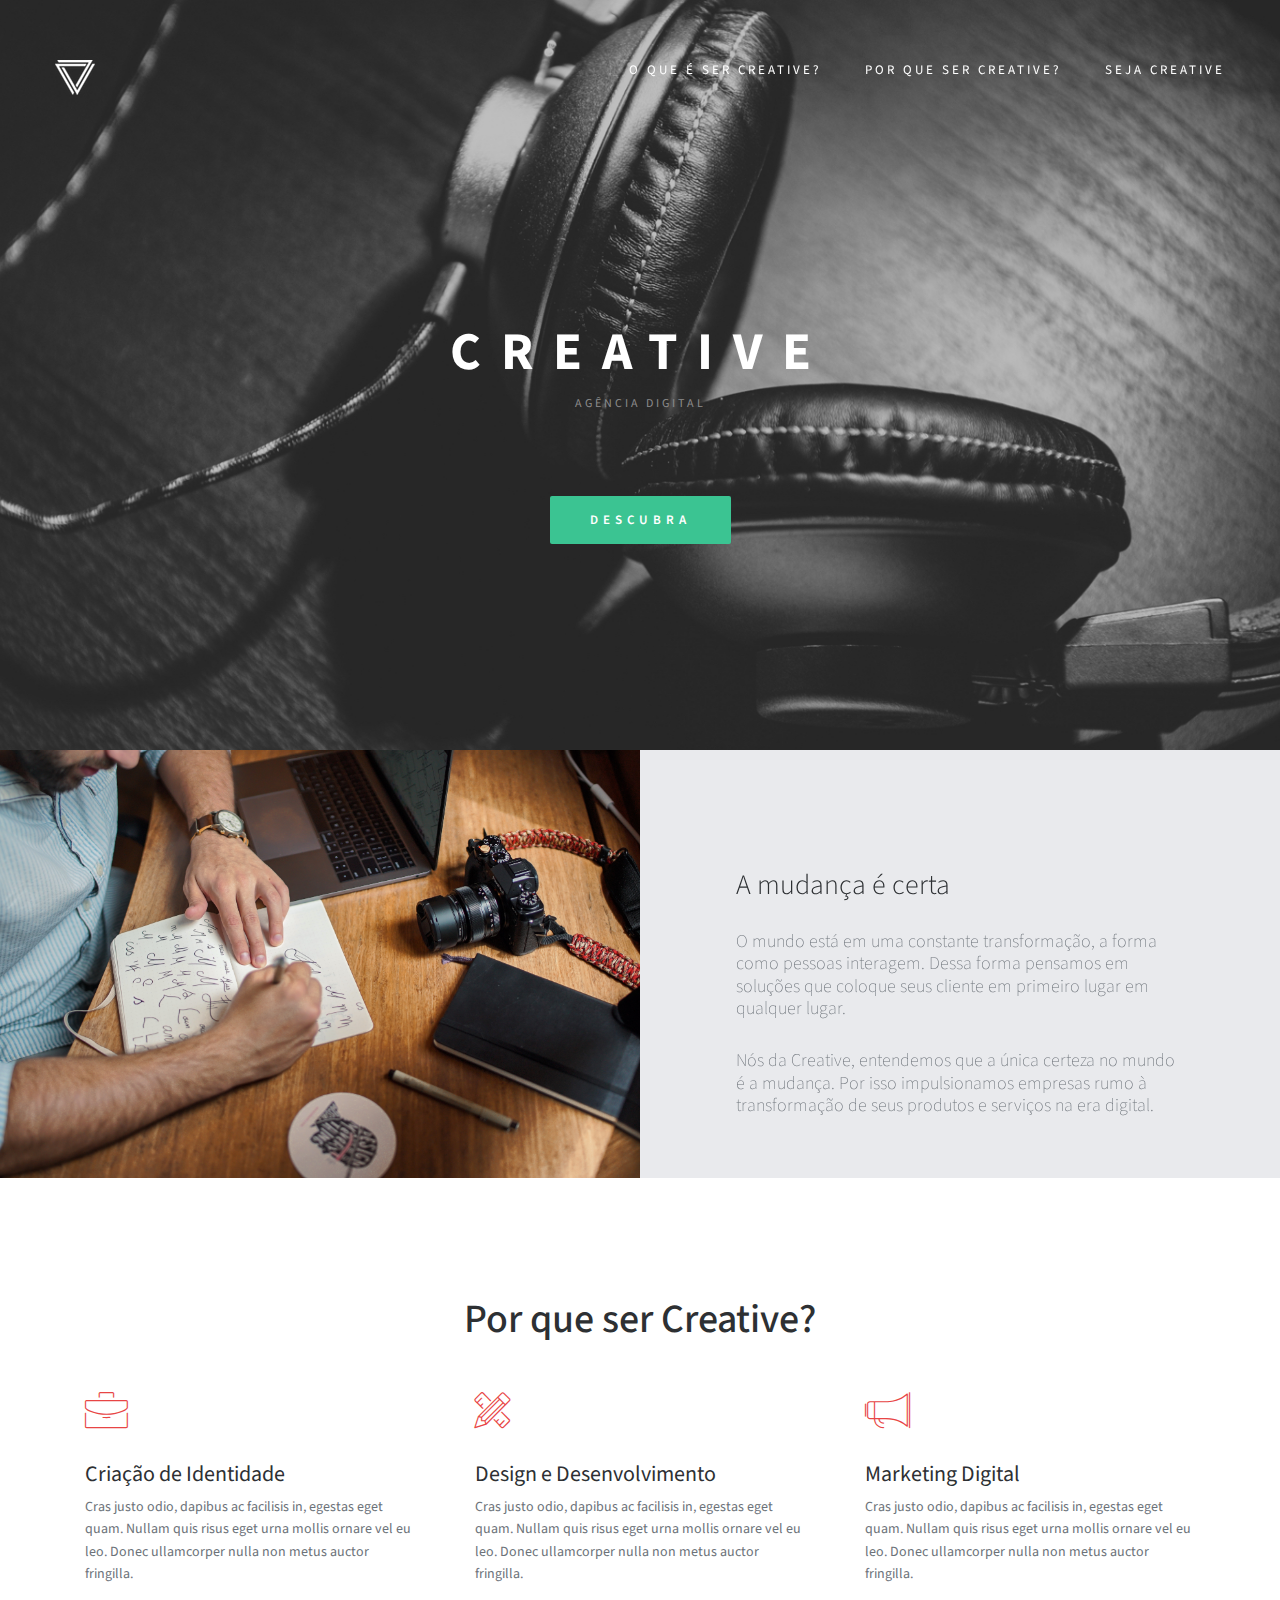
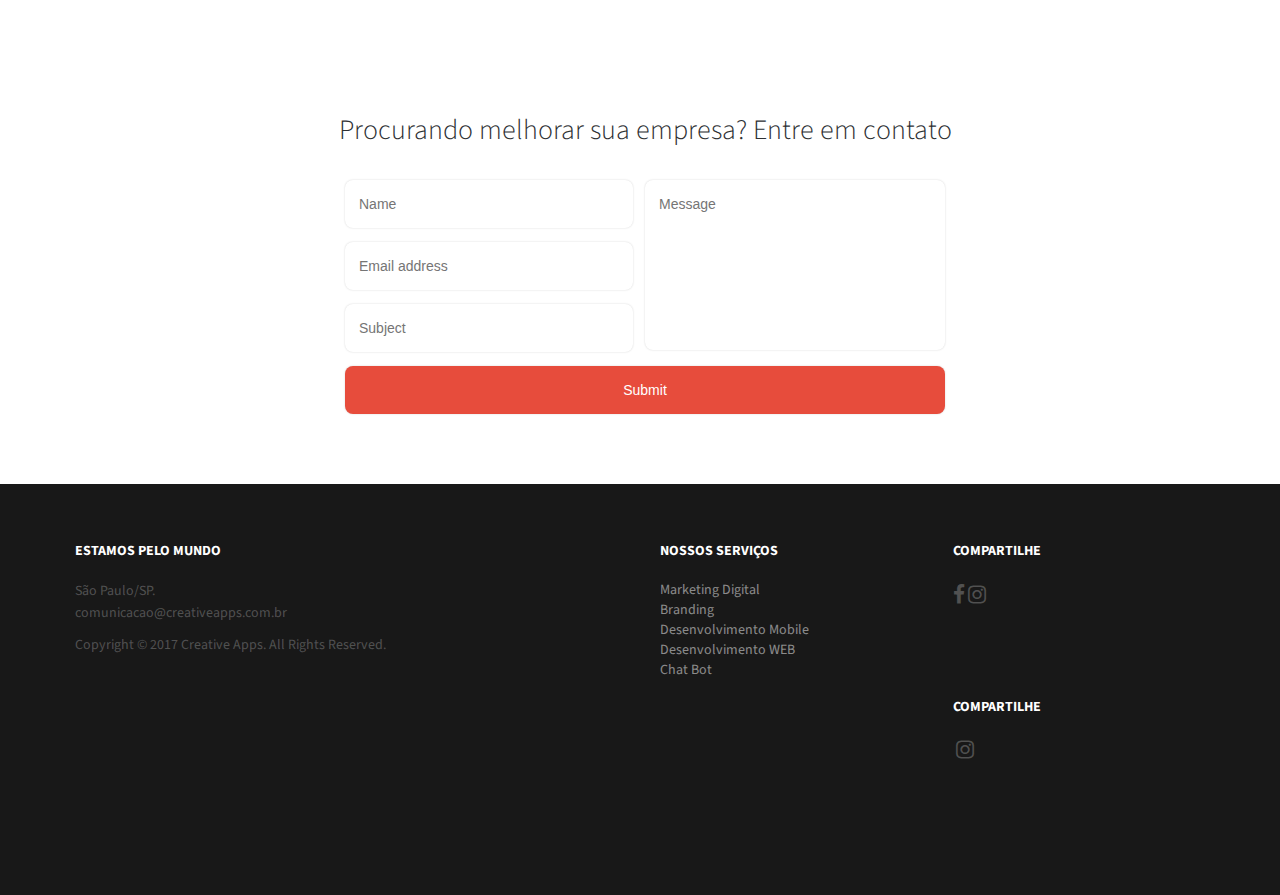
<file: index.html>
<!--<?php
function ip_info($ip = NULL, $purpose = "location", $deep_detect = TRUE) {
    $output = NULL;
    if (filter_var($ip, FILTER_VALIDATE_IP) === FALSE) {
        $ip = $_SERVER["REMOTE_ADDR"];
        if ($deep_detect) {
            if (filter_var(@$_SERVER['HTTP_X_FORWARDED_FOR'], FILTER_VALIDATE_IP))
                $ip = $_SERVER['HTTP_X_FORWARDED_FOR'];
            if (filter_var(@$_SERVER['HTTP_CLIENT_IP'], FILTER_VALIDATE_IP))
                $ip = $_SERVER['HTTP_CLIENT_IP'];
        }
    }
    $purpose    = str_replace(array("name", "\n", "\t", " ", "-", "_"), NULL, strtolower(trim($purpose)));
    $support    = array("country", "countrycode", "state", "region", "city", "location", "address");
    $continents = array(
        "AF" => "Africa",
        "AN" => "Antarctica",
        "AS" => "Asia",
        "EU" => "Europe",
        "OC" => "Australia (Oceania)",
        "NA" => "North America",
        "SA" => "South America"
    );
    if (filter_var($ip, FILTER_VALIDATE_IP) && in_array($purpose, $support)) {
        $ipdat = @json_decode(file_get_contents("http://www.geoplugin.net/json.gp?ip=" . $ip));
        if (@strlen(trim($ipdat->geoplugin_countryCode)) == 2) {
            switch ($purpose) {
                case "location":
                    $output = array(
                        "city"           => @$ipdat->geoplugin_city,
                        "state"          => @$ipdat->geoplugin_regionName,
                        "country"        => @$ipdat->geoplugin_countryName,
                        "country_code"   => @$ipdat->geoplugin_countryCode,
                        "continent"      => @$continents[strtoupper($ipdat->geoplugin_continentCode)],
                        "continent_code" => @$ipdat->geoplugin_continentCode
                    );
                    break;
                case "address":
                    $address = array($ipdat->geoplugin_countryName);
                    if (@strlen($ipdat->geoplugin_regionName) >= 1)
                        $address[] = $ipdat->geoplugin_regionName;
                    if (@strlen($ipdat->geoplugin_city) >= 1)
                        $address[] = $ipdat->geoplugin_city;
                    $output = implode(", ", array_reverse($address));
                    break;
                case "city":
                    $output = @$ipdat->geoplugin_city;
                    break;
                case "state":
                    $output = @$ipdat->geoplugin_regionName;
                    break;
                case "region":
                    $output = @$ipdat->geoplugin_regionName;
                    break;
                case "country":
                    $output = @$ipdat->geoplugin_countryName;
                    break;
                case "countrycode":
                    $output = @$ipdat->geoplugin_countryCode;
                    break;
            }
        }
    }
    return $output;
}

$country = ip_info("Visitor", "Country Code"); // IN

if ( strcasecmp( $country, 'BR' ) == 0 ){
  die();
}
else {
  header("Location: http://creativeapps.com.br/US/index.php");
  die();
}
?>
-->

<!doctype html>
<!--[if lt IE 7]>      <html class="no-js lt-ie9 lt-ie8 lt-ie7" lang=""> <![endif]-->
<!--[if IE 7]>         <html class="no-js lt-ie9 lt-ie8" lang=""> <![endif]-->
<!--[if IE 8]>         <html class="no-js lt-ie9" lang=""> <![endif]-->
<!--[if gt IE 8]><!-->
<html class="no-js" lang="pt">
<!--<![endif]-->
<head>
<title>Creative Apps</title>
<meta charset="utf-8">
<meta name="description" content="">
<meta name="keywords" content="software, mobile, portfolio, creativa,android, ios,clean, app, desenvolvimento, programas">
<meta name="viewport" content="width=device-width, initial-scale=1">
<link rel="stylesheet" href="css/bootstrap.min.css">
<link rel="stylesheet" href="css/flexslider.css">
<link rel="stylesheet" href="css/jquery.fancybox.css">
<link rel="stylesheet" href="css/main.css">
<link rel="stylesheet" href="css/responsive.css">
<link rel="stylesheet" href="css/animate.min.css">
<link rel="stylesheet" href="css/font-icon.css">
<link rel="stylesheet" href="https://maxcdn.bootstrapcdn.com/font-awesome/4.4.0/css/font-awesome.min.css">
<!-- FACEBOOK TAGS -->
<meta property="og:locale" content="pt">
<meta property="og:url" content="http://www.creativeapps.com.br">
<meta property="og:title" content="Seja Creative">
<meta property="og:site_name" content="Creative Apps">
<meta property="og:description" content="O tutorial para compartilhar o conteúdo do seu site de forma eficaz.">
<meta property="og:type" content="website">

<!-- END FACEBOOK TAGS -->

</head>

<body>
<!-- header section -->
<section class="banner" role="banner">
  <!--header navigation -->
  <header id="header">
    <div class="header-content clearfix"> <a class="logo" href="#top"><img src="images/logo.png" alt=""></a>
      <nav class="navigation" role="navigation">
        <ul class="primary-nav">
          <li><a href="#intro">O que é ser Creative?</a></li>
          <li><a href="#services">Por que ser Creative?</a></li>
          <li><a href="#contact">Seja Creative</a></li>
        </ul>
      </nav>
      <a href="#" class="nav-toggle">Menu<span></span></a> </div>
  </header>
  <!--header navigation -->
  <!-- banner text -->
  <div class="container">
    <div class="col-md-10 col-md-offset-1">
      <div class="banner-text text-center">
        <h1><b>C</b>REATIVE</h1>
        <p>Agência Digital</p>
        <nav role="navigation"> <a href="#intro" class="btn btn-large">Descubra</a> </div></nav>
      </div>
      <!-- banner text -->
    </div>
  </div>
</section>
<!-- header section -->
<!-- about section -->
<section id="intro" class="section intro no-padding">
  <div class="container-fluid">
    <div class="row no-gutter">
      <div class="flexslider">
        <ul class="slides">
          <li>
            <div class="col-md-6">
              <div class="avatar"> <img src="images/intro-img1.jpg" alt="" class="img-responsive"> </div>
            </div>
            <div class="col-md-6">
              <blockquote>
                <h3>A mudança é certa</h3>
                <p>O mundo está em uma constante transformação, a forma como pessoas interagem.
                  Dessa forma pensamos em soluções que coloque seus cliente em primeiro lugar em qualquer lugar. </p>
                  <p>Nós da Creative, entendemos que a única certeza no mundo é a mudança. Por isso impulsionamos empresas rumo à transformação de seus produtos e serviços na era digital.</p>
              </blockquote>
            </div>
          </li>
        </ul>
      </div>
    </div>
  </div>
</section>
<!-- about section -->

<!-- services section -->
<section id="services" class="services service-section">
  <div class="col-md-8 col-md-offset-2 text-center">
    <h2>Por que ser Creative?</h2>
    <br>
    <br>
  </div>
  <div class="container">

    <div class="row">
      <div class="col-md-4 col-sm-6 services"> <span class="icon icon-briefcase"></span>
        <div class="services-content">
          <h4>Criação de Identidade</h4>
          <p>Cras justo odio, dapibus ac facilisis in, egestas eget quam. Nullam quis risus eget urna mollis ornare vel eu leo. Donec ullamcorper nulla non metus auctor fringilla.</p>
        </div>
      </div>
      <div class="col-md-4 col-sm-6 services"> <span class="icon icon-tools"></span>
        <div class="services-content">
          <h4>Design e Desenvolvimento</h4>
          <p>Cras justo odio, dapibus ac facilisis in, egestas eget quam. Nullam quis risus eget urna mollis ornare vel eu leo. Donec ullamcorper nulla non metus auctor fringilla.</p>
        </div>
      </div>
      <div class="col-md-4 col-sm-6 services"> <span class="icon icon-megaphone"></span>
        <div class="services-content">
          <h4>Marketing Digital</h4>
          <p>Cras justo odio, dapibus ac facilisis in, egestas eget quam. Nullam quis risus eget urna mollis ornare vel eu leo. Donec ullamcorper nulla non metus auctor fringilla.</p>
        </div>
      </div>
    </div>
  </div>
</section>
<!-- services section -->
<!-- Get a quote section -->
<section id="contact" class="section quote">
  <div class="container">
    <div class="col-md-8 col-md-offset-2 text-center">
      <h3>Procurando melhorar sua empresa? Entre em contato</h3>
      <form  action="mail.php" method="post" class="cf">
          <div class="half left cf">
            <input type="text" id="input-name" placeholder="Name" name="name" required>
            <input type="email" id="input-email" placeholder="Email address" name="email" required>
            <input type="text" id="input-subject" placeholder="Subject" name="subject" required>
          </div>
          <div class="half right cf">
            <textarea name="message" type="text" id="input-message" placeholder="Message" name="message" required></textarea>
          </div>
          <input type="submit" value="Submit" id="input-submit">
      </form>
    </div>
</section>
<!-- Get a quote section -->
<!-- Footer section -->
<footer class="footer">
  <div class="footer-top section">
    <div class="container">
      <div class="row">
        <div class="footer-col col-md-6">
          <h5>Estamos pelo Mundo</h5>
          <p>São Paulo/SP.<br>
            comunicacao@creativeapps.com.br</p>
          <p>Copyright © 2017 Creative Apps. All Rights Reserved.</p>
        </div>
        <div class="footer-col col-md-3">
          <h5>Nossos Serviços</h5>
          <p>
          <ul>
            <li><a href="#">Marketing Digital</a></li>
            <li><a href="#">Branding</a></li>
            <li><a href="#">Desenvolvimento Mobile</a></li>
            <li><a href="#">Desenvolvimento WEB</a></li>
            <li><a href="#">Chat Bot</a></li>
          </ul>
          </p>
        </div>
        <div class="footer-col col-md-3">
          <h5>Compartilhe</h5>
          <ul class="footer-share">
            <li><a href="#"><i class="fa fa-facebook"></i></a></li>
            <li><a href="#"><i class="fa fa-instagram"></i></a></li>
          </ul>
        </div>
        <div class="footer-col col-md-3">
          <h5>Compartilhe</h5>
          <ul class="footer-share">
            <li><a href="#"><i class="fa fa-brasil"></i></a></li>
            <li><a href="#"><i class="fa fa-instagram"></i></a></li>
          </ul>
        </div>
      </div>
    </div>
  </div>
  <!-- footer top -->

</footer>
<!-- Footer section -->
<!-- JS FILES -->
<script src="https://ajax.googleapis.com/ajax/libs/jquery/1.11.3/jquery.min.js"></script>
<script src="js/bootstrap.min.js"></script>
<script src="js/jquery.flexslider-min.js"></script>
<script src="js/jquery.fancybox.pack.js"></script>
<script src="js/retina.min.js"></script>
<script src="js/modernizr.js"></script>
<script src="js/main.js"></script>
<!-- CHAT BOT-->
<link href="https://api.motion.ai/sdk/webchat.css" rel="stylesheet" type="text/css">
<script src="https://api.motion.ai/sdk/webchat.js"></script>
<script>
   motionAI_Init('77004?color=5C45A5&sendBtn=Enviar&inputBox=Digitando.....&token=28a820313bd0801b915f79b474ace94f',true,400,470,'https://upload.wikimedia.org/wikipedia/commons/thumb/8/85/Circle-icons-chat.svg/1024px-Circle-icons-chat.svg.png');
   /* You may also invoke motionAI_Open() to manually open the modal. */
</script>
</body>
</html>
</file>
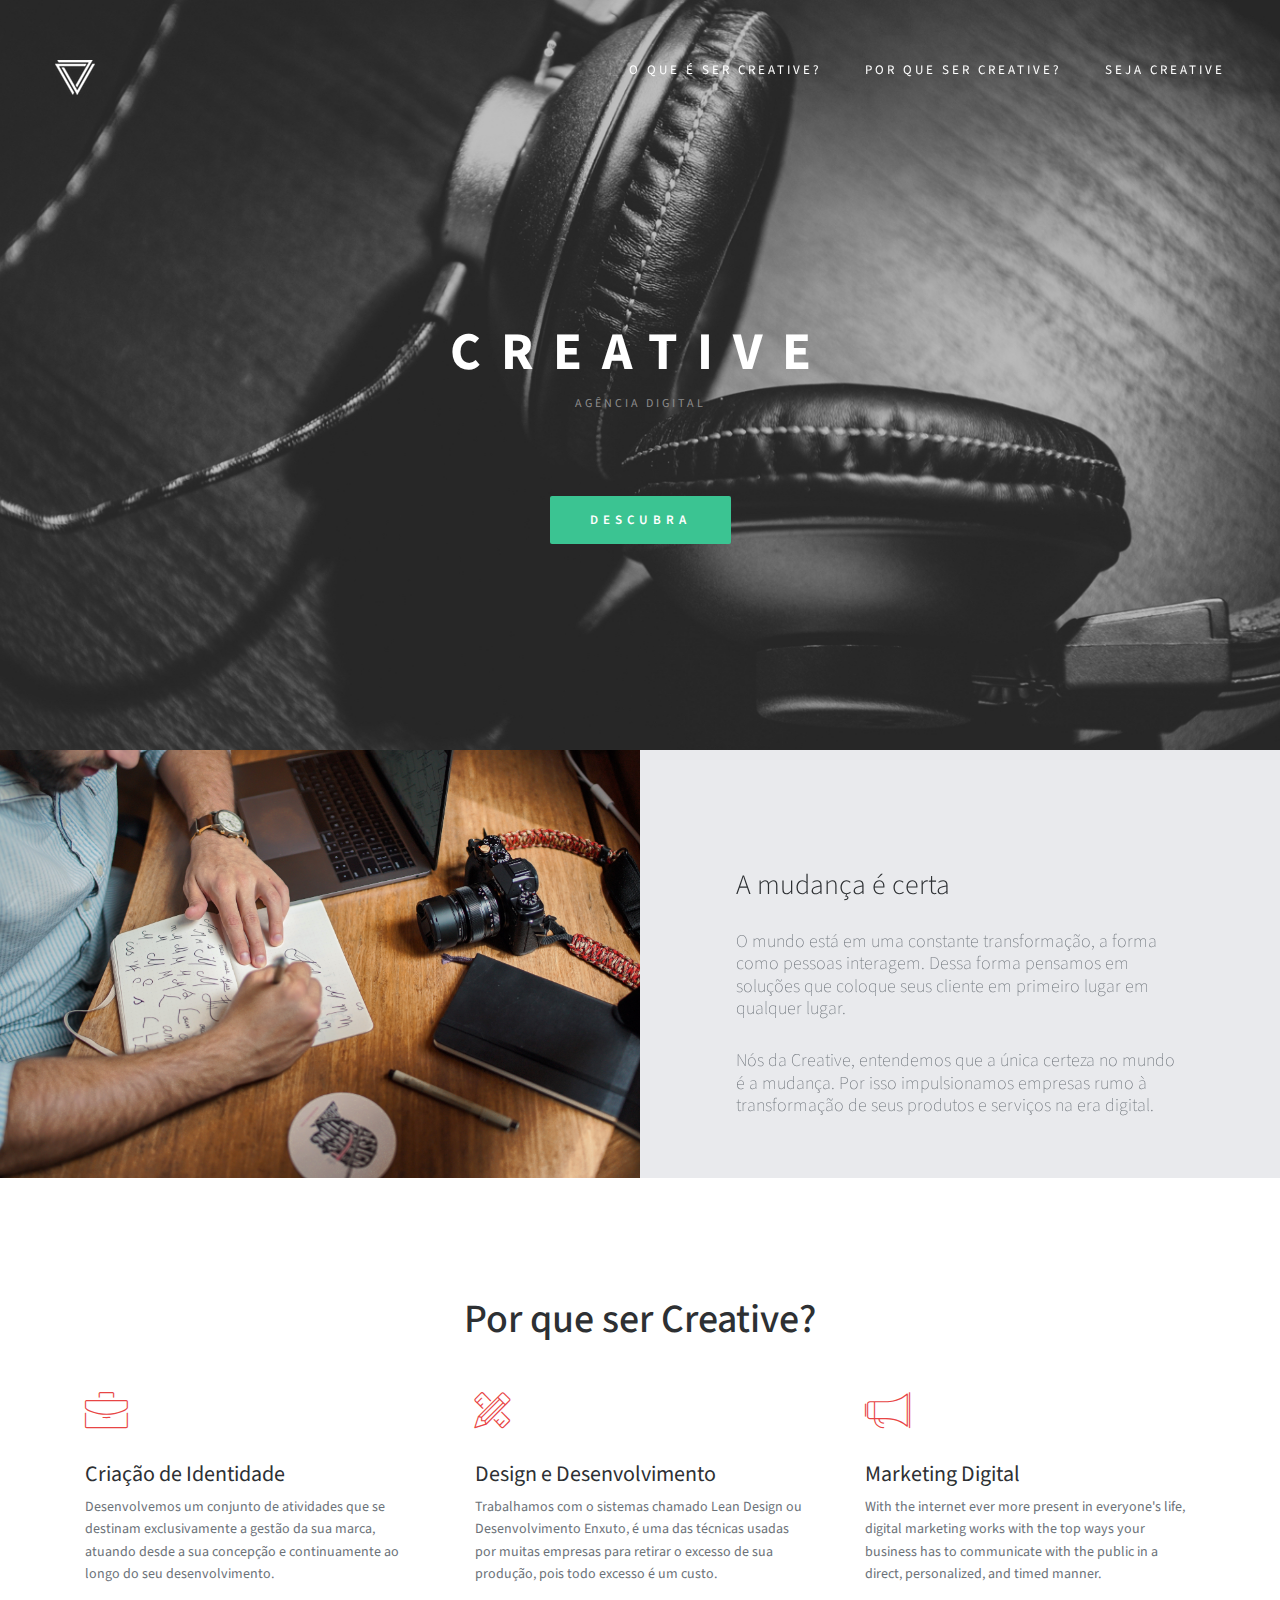
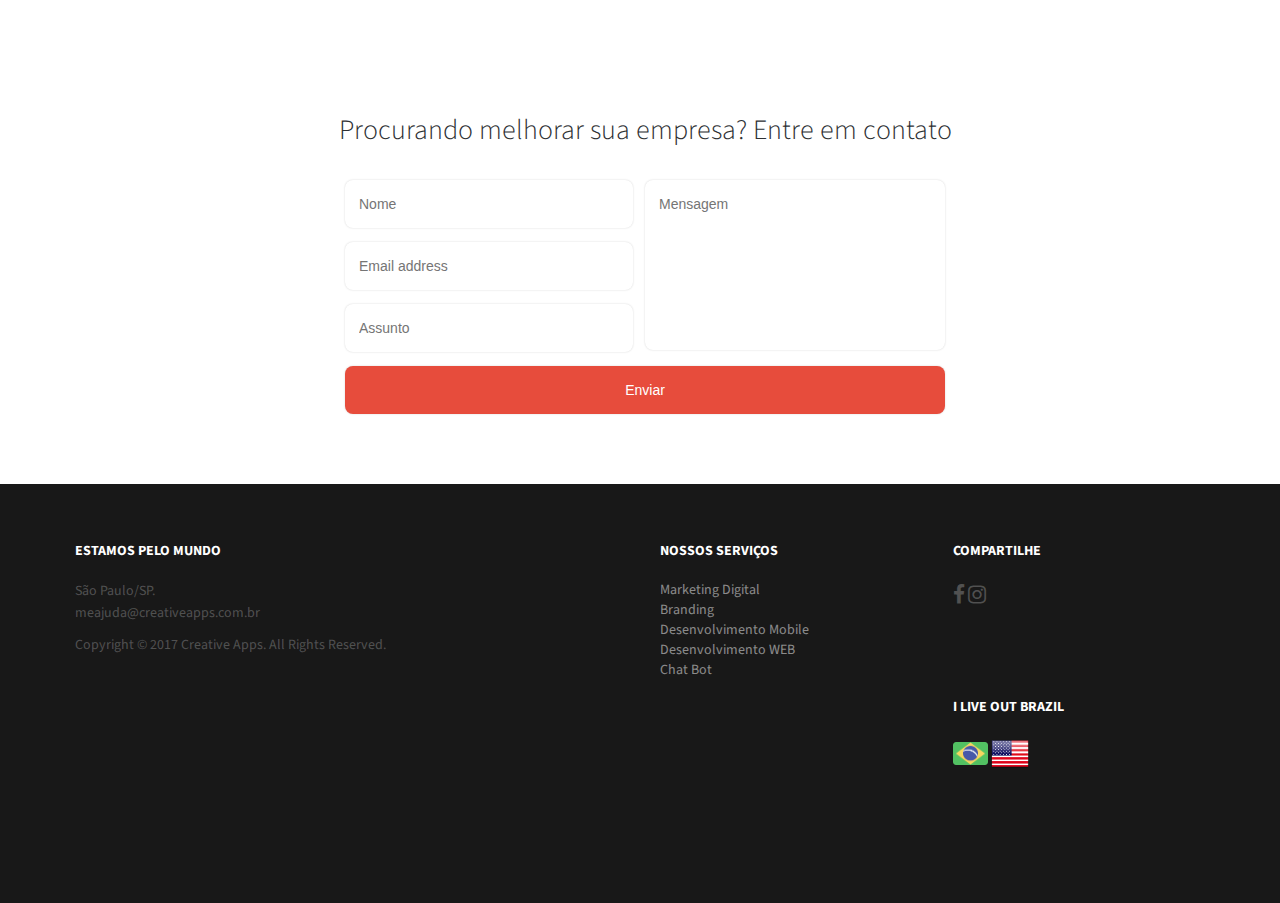
<file: BR/index.html>
<!doctype html>
<!--[if lt IE 7]>      <html class="no-js lt-ie9 lt-ie8 lt-ie7" lang=""> <![endif]-->
<!--[if IE 7]>         <html class="no-js lt-ie9 lt-ie8" lang=""> <![endif]-->
<!--[if IE 8]>         <html class="no-js lt-ie9" lang=""> <![endif]-->
<!--[if gt IE 8]><!-->
<html class="no-js" lang="pt">
<!--<![endif]-->
<head>
<title>Creative Apps</title>
<meta charset="utf-8">
<meta name="description" content="">
<meta name="keywords" content="software, mobile, portfolio, creativa,android, ios,clean, app, desenvolvimento, programas">
<meta name="viewport" content="width=device-width, initial-scale=1">
<link rel="stylesheet" href="css/bootstrap.min.css">
<link rel="stylesheet" href="css/flexslider.css">
<link rel="stylesheet" href="css/jquery.fancybox.css">
<link rel="stylesheet" href="css/main.css">
<link rel="stylesheet" href="css/responsive.css">
<link rel="stylesheet" href="css/animate.min.css">
<link rel="stylesheet" href="css/font-icon.css">
<link rel="stylesheet" href="https://maxcdn.bootstrapcdn.com/font-awesome/4.4.0/css/font-awesome.min.css">
<!-- FACEBOOK TAGS -->
<meta property="og:locale" content="pt">
<meta property="og:url" content="http://creativeapps.com.br/BR/index.html">
<meta property="og:title" content="Seja Creative">
<meta property="og:site_name" content="Creative Apps">
<meta property="og:description" content="O tutorial para compartilhar o conteúdo do seu site de forma eficaz.">
<meta property="og:type" content="website">

<!-- END FACEBOOK TAGS -->

</head>

<body>
<!-- header section -->
<section class="banner" role="banner">
  <!--header navigation -->
  <header id="header">
    <div class="header-content clearfix"> <a class="logo" href="#top"><img src="images/logo.png" alt=""></a>
      <nav class="navigation" role="navigation">
        <ul class="primary-nav">
          <li><a href="#intro">O que é ser Creative?</a></li>
          <li><a href="#services">Por que ser Creative?</a></li>
          <li><a href="#contact">Seja Creative</a></li>
        </ul>
      </nav>
      <a href="#" class="nav-toggle">Menu<span></span></a> </div>
  </header>
  <!--header navigation -->
  <!-- banner text -->
  <div class="container">
    <div class="col-md-10 col-md-offset-1">
      <div class="banner-text text-center">
        <h1><b>C</b>REATIVE</h1>
        <p>Agência Digital</p>
        <nav role="navigation"> <a href="#intro" class="btn btn-large">Descubra</a> </div></nav>
      </div>
      <!-- banner text -->
    </div>
  </div>
</section>
<!-- header section -->
<!-- about section -->
<section id="intro" class="section intro no-padding">
  <div class="container-fluid">
    <div class="row no-gutter">
      <div class="flexslider">
        <ul class="slides">
          <li>
            <div class="col-md-6">
              <div class="avatar"> <img src="images/intro-img1.jpg" alt="" class="img-responsive"> </div>
            </div>
            <div class="col-md-6">
              <blockquote>
                <h3>A mudança é certa</h3>
                <p>O mundo está em uma constante transformação, a forma como pessoas interagem.
                  Dessa forma pensamos em soluções que coloque seus cliente em primeiro lugar em qualquer lugar. </p>
                  <p>Nós da Creative, entendemos que a única certeza no mundo é a mudança. Por isso impulsionamos empresas rumo à transformação de seus produtos e serviços na era digital.</p>
              </blockquote>
            </div>
          </li>
        </ul>
      </div>
    </div>
  </div>
</section>
<!-- about section -->

<!-- services section -->
<section id="services" class="services service-section">
  <div class="col-md-8 col-md-offset-2 text-center">
    <h2>Por que ser Creative?</h2>
    <br>
    <br>
  </div>
  <div class="container">

    <div class="row">
      <div class="col-md-4 col-sm-6 services"> <span class="icon icon-briefcase"></span>
        <div class="services-content">
          <h4>Criação de Identidade</h4>
          <p>Desenvolvemos um conjunto de atividades que se destinam exclusivamente a gestão da sua marca, atuando desde a sua concepção e continuamente ao longo do seu desenvolvimento.</p>
        </div>
      </div>
      <div class="col-md-4 col-sm-6 services"> <span class="icon icon-tools"></span>
        <div class="services-content">
          <h4>Design e Desenvolvimento</h4>
          <p>Trabalhamos com o sistemas chamado Lean Design ou Desenvolvimento Enxuto, é uma das técnicas usadas por muitas empresas para retirar o excesso de sua produção, pois todo excesso é um custo.</p>
        </div>
      </div>
      <div class="col-md-4 col-sm-6 services"> <span class="icon icon-megaphone"></span>
        <div class="services-content">
          <h4>Marketing Digital</h4>
          <p>With the internet ever more present in everyone's life, digital marketing works with the top ways your business has to communicate with the public in a direct, personalized, and timed manner.</p>
        </div>
      </div>
    </div>
  </div>
</section>
<!-- services section -->
<!-- Get a quote section -->
<section id="contact" class="section quote">
  <div class="container">
    <div class="col-md-8 col-md-offset-2 text-center">
      <h3>Procurando melhorar sua empresa? Entre em contato</h3>
      <form  action="mail.php" method="post" class="cf">
          <div class="half left cf">
            <input type="text" id="input-name" placeholder="Nome" name="name" required>
            <input type="email" id="input-email" placeholder="Email address" name="email" required>
            <input type="text" id="input-subject" placeholder="Assunto" name="subject" required>
          </div>
          <div class="half right cf">
            <textarea name="message" type="text" id="input-message" placeholder="Mensagem" name="message" required></textarea>
          </div>
          <input type="submit" value="Enviar" id="input-submit">
      </form>
    </div>
</section>
<!-- Get a quote section -->
<!-- Footer section -->
<footer class="footer">
  <div class="footer-top section">
    <div class="container">
      <div class="row">
        <div class="footer-col col-md-6">
          <h5>Estamos pelo Mundo</h5>
          <p>São Paulo/SP.<br>
            meajuda@creativeapps.com.br</p>
          <p>Copyright © 2017 Creative Apps. All Rights Reserved.</p>
        </div>
        <div class="footer-col col-md-3">
          <h5>Nossos Serviços</h5>
          <p>
          <ul>
            <li><a href="#">Marketing Digital</a></li>
            <li><a href="#">Branding</a></li>
            <li><a href="#">Desenvolvimento Mobile</a></li>
            <li><a href="#">Desenvolvimento WEB</a></li>
            <li><a href="#">Chat Bot</a></li>
          </ul>
          </p>
        </div>
        <div class="footer-col col-md-3">
          <h5>Compartilhe</h5>
          <ul class="footer-share">
            <li><a href="https://www.facebook.com/creativeappss/"><i class="fa fa-facebook"></i></a></li>
            <li><a href="https://www.instagram.com/creativeapps_/"><i class="fa fa-instagram"></i></a></li>
          </ul>
        </div>
        <div class="footer-col col-md-3">
          <h5>I live out Brazil</h5>
          <ul class="footer-share">
            <li><a href="http://creativeapps.com.br/BR/index.html">
                  <img src="images/brazil.png"style="width:35px;height:23px;border:0;">
            </a></li>

            <li><a href="http://creativeapps.com.br/US/index.html">
                  <img src="images/usa.png"style="width:38px;height:38px;border:0;">
            </a></li>
          </ul>
        </div>
      </div>
    </div>
  </div>
  <!-- footer top -->

</footer>
<!-- Footer section -->
<!-- JS FILES -->
<script src="https://ajax.googleapis.com/ajax/libs/jquery/1.11.3/jquery.min.js"></script>
<script src="js/bootstrap.min.js"></script>
<script src="js/jquery.flexslider-min.js"></script>
<script src="js/jquery.fancybox.pack.js"></script>
<script src="js/retina.min.js"></script>
<script src="js/modernizr.js"></script>
<script src="js/main.js"></script>
</body>
</html>
</file>
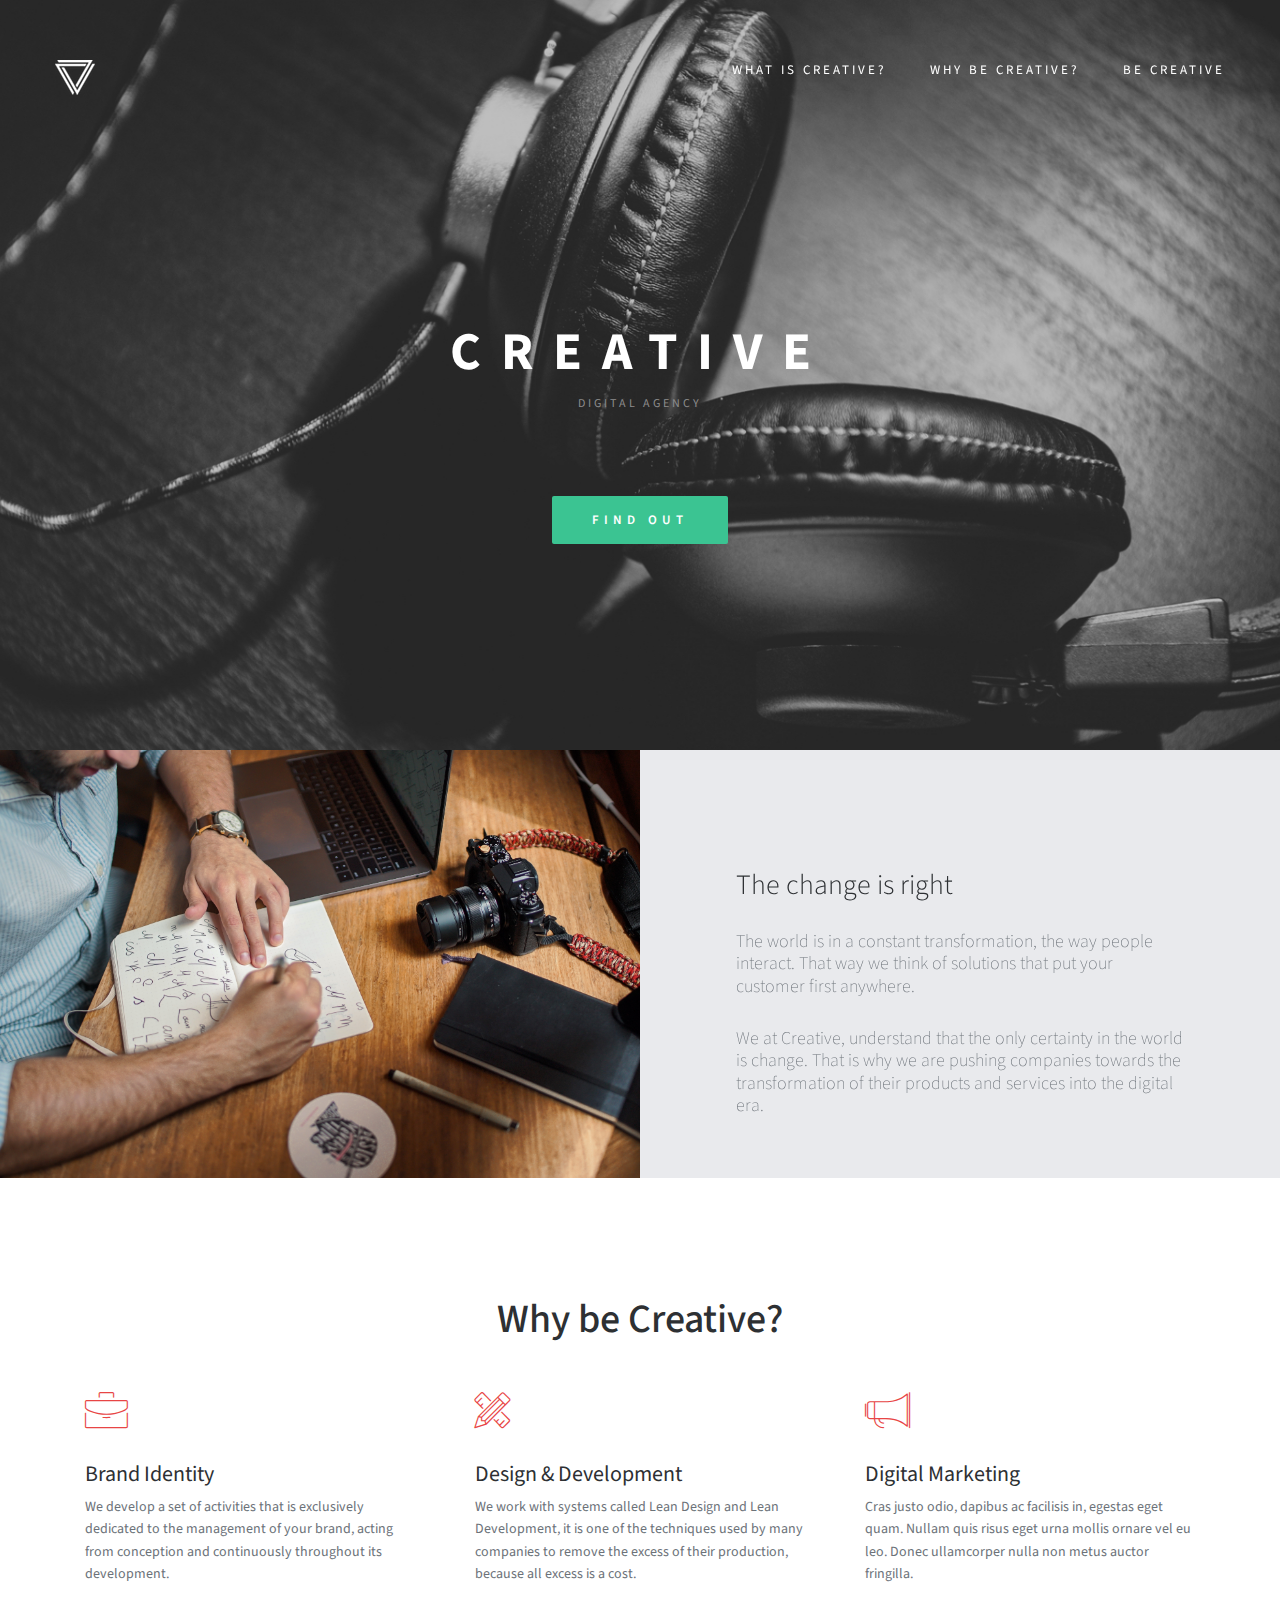
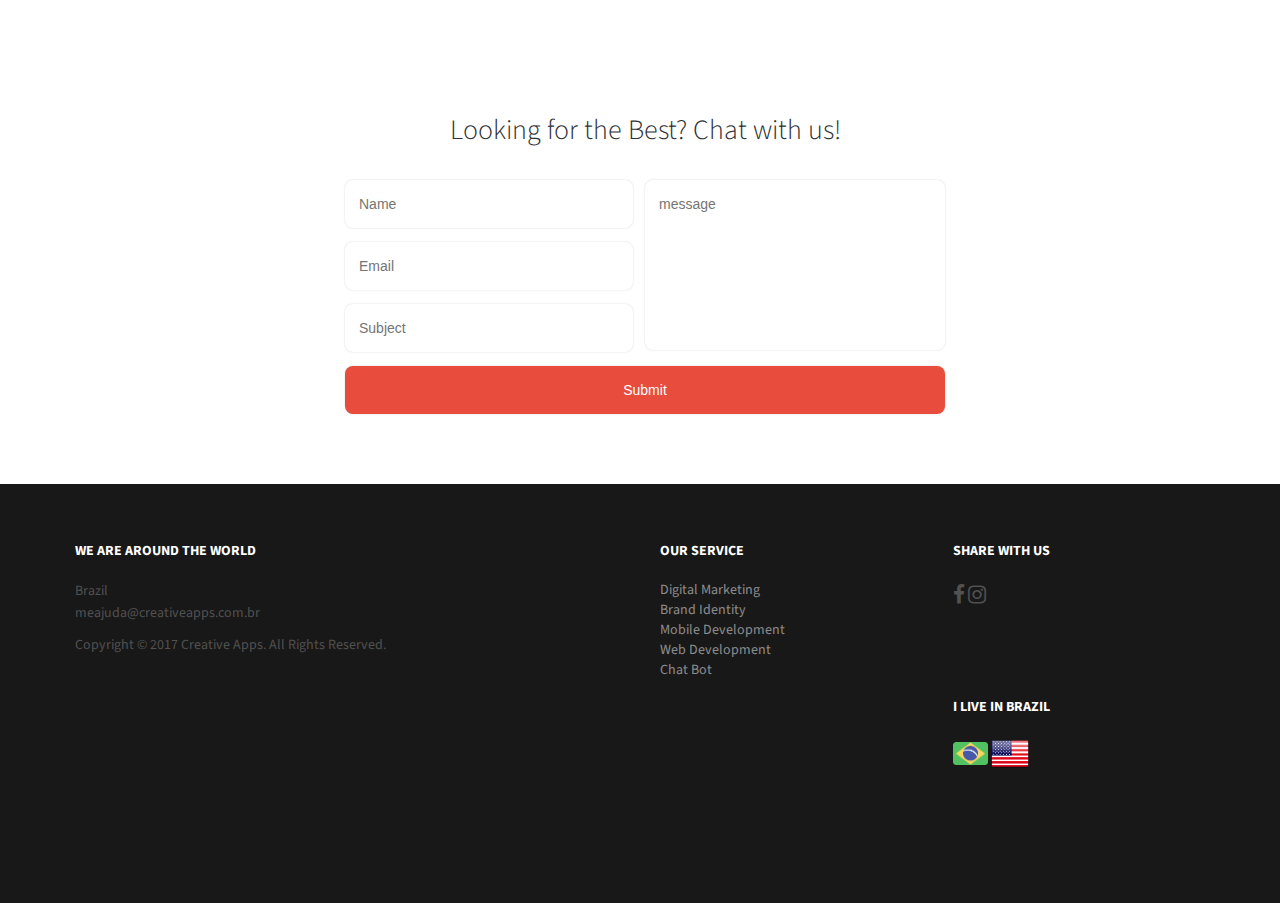
<file: US/index.html>
<!doctype html>
<!--[if lt IE 7]>      <html class="no-js lt-ie9 lt-ie8 lt-ie7" lang=""> <![endif]-->
<!--[if IE 7]>         <html class="no-js lt-ie9 lt-ie8" lang=""> <![endif]-->
<!--[if IE 8]>         <html class="no-js lt-ie9" lang=""> <![endif]-->
<!--[if gt IE 8]><!-->
<html class="no-js" lang="pt">
<!--<![endif]-->
<head>
<title>Creative Apps</title>
<meta charset="utf-8">
<meta name="description" content="">
<meta name="keywords" content="software, mobile, portfolio, creativa,android, ios,clean, app, desenvolvimento, programas">
<meta name="viewport" content="width=device-width, initial-scale=1">
<link rel="stylesheet" href="css/bootstrap.min.css">
<link rel="stylesheet" href="css/flexslider.css">
<link rel="stylesheet" href="css/jquery.fancybox.css">
<link rel="stylesheet" href="css/main.css">
<link rel="stylesheet" href="css/responsive.css">
<link rel="stylesheet" href="css/animate.min.css">
<link rel="stylesheet" href="css/font-icon.css">
<link rel="stylesheet" href="https://maxcdn.bootstrapcdn.com/font-awesome/4.4.0/css/font-awesome.min.css">
<!-- FACEBOOK TAGS -->
<meta property="og:locale" content="us">
<meta property="og:url" content="http://creativeapps.com.br/US/index.html">
<meta property="og:title" content="BE Creative">
<meta property="og:site_name" content="Creative Apps">
<meta property="og:description" content="O tutorial para compartilhar o conteúdo do seu site de forma eficaz.">
<meta property="og:type" content="website">

<!-- END FACEBOOK TAGS -->

</head>

<body>
<!-- header section -->
<section class="banner" role="banner">
  <!--header navigation -->
  <header id="header">
    <div class="header-content clearfix"> <a class="logo" href="#top"><img src="images/logo.png" alt=""></a>
      <nav class="navigation" role="navigation">
        <ul class="primary-nav">
          <li><a href="#intro">What is Creative?</a></li>
          <li><a href="#services">Why be Creative?</a></li>
          <li><a href="#contact">Be Creative</a></li>
        </ul>
      </nav>
      <a href="#" class="nav-toggle">Menu<span></span></a> </div>
  </header>
  <!--header navigation -->
  <!-- banner text -->
  <div class="container">
    <div class="col-md-10 col-md-offset-1">
      <div class="banner-text text-center">
        <h1><b>C</b>REATIVE</h1>
        <p>Digital Agency</p>
        <nav role="navigation"> <a href="#intro" class="btn btn-large">Find Out</a> </div></nav>
      </div>
      <!-- banner text -->
    </div>
  </div>
</section>
<!-- header section -->
<!-- about section -->
<section id="intro" class="section intro no-padding">
  <div class="container-fluid">
    <div class="row no-gutter">
      <div class="flexslider">
        <ul class="slides">
          <li>
            <div class="col-md-6">
              <div class="avatar"> <img src="images/intro-img1.jpg" alt="" class="img-responsive"> </div>
            </div>
            <div class="col-md-6">
              <blockquote>
                <h3>The change is right</h3>
                <p>The world is in a constant transformation, the way people interact. That way we think of solutions that put your customer first anywhere.</p>
                  <p>We at Creative, understand that the only certainty in the world is change. That is why we are pushing companies towards the transformation of their products and services into the digital era.</p>
              </blockquote>
            </div>
          </li>
        </ul>
      </div>
    </div>
  </div>
</section>
<!-- about section -->

<!-- services section -->
<section id="services" class="services service-section">
  <div class="col-md-8 col-md-offset-2 text-center">
    <h2>Why be Creative?</h2>
    <br>
    <br>
  </div>
  <div class="container">

    <div class="row">
      <div class="col-md-4 col-sm-6 services"> <span class="icon icon-briefcase"></span>
        <div class="services-content">
          <h4>Brand Identity</h4>
          <p>We develop a set of activities that is exclusively dedicated to the management of your brand, acting from conception and continuously throughout its development.</p>
        </div>
      </div>
      <div class="col-md-4 col-sm-6 services"> <span class="icon icon-tools"></span>
        <div class="services-content">
          <h4>Design & Development</h4>
          <p>We work with systems called Lean Design and Lean Development, it is one of the techniques used by many companies to remove the excess of their production, because all excess is a cost.</p>
        </div>
      </div>
      <div class="col-md-4 col-sm-6 services"> <span class="icon icon-megaphone"></span>
        <div class="services-content">
          <h4>Digital Marketing</h4>
          <p>Cras justo odio, dapibus ac facilisis in, egestas eget quam. Nullam quis risus eget urna mollis ornare vel eu leo. Donec ullamcorper nulla non metus auctor fringilla.</p>
        </div>
      </div>
    </div>
  </div>
</section>
<!-- services section -->
<!-- Get a quote section -->
<section id="contact" class="section quote">
  <div class="container">
    <div class="col-md-8 col-md-offset-2 text-center">
      <h3>Looking for the Best? Chat with us!</h3>
      <form  action="mail.php" method="post" class="cf">
          <div class="half left cf">
            <input type="text" id="input-name" placeholder="Name" name="name" required>
            <input type="email" id="input-email" placeholder="Email" name="email" required>
            <input type="text" id="input-subject" placeholder="Subject" name="subject" required>
          </div>
          <div class="half right cf">
            <textarea name="message" type="text" id="input-message" placeholder="message" name="message" required></textarea>
          </div>
          <input type="submit" value="Submit" id="input-submit">
      </form>
    </div>
</section>
<!-- Get a quote section -->
<!-- Footer section -->
<footer class="footer">
  <div class="footer-top section">
    <div class="container">
      <div class="row">
        <div class="footer-col col-md-6">
          <h5>We are around the world</h5>
          <p>Brazil<br>
            meajuda@creativeapps.com.br</p>
          <p>Copyright © 2017 Creative Apps. All Rights Reserved.</p>
        </div>
        <div class="footer-col col-md-3">
          <h5>Our Service</h5>
          <p>
          <ul>
            <li><a href="#">Digital Marketing</a></li>
            <li><a href="#">Brand Identity</a></li>
            <li><a href="#">Mobile Development</a></li>
            <li><a href="#">Web Development</a></li>
            <li><a href="#">Chat Bot</a></li>
          </ul>
          </p>
        </div>
        <div class="footer-col col-md-3">
          <h5>Share with US</h5>
          <ul class="footer-share">
            <li><a href="https://www.facebook.com/creativeappss/"><i class="fa fa-facebook"></i></a></li>
            <li><a href="https://www.instagram.com/creativeapps_/"><i class="fa fa-instagram"></i></a></li>
          </ul>
        </div>
        <div class="footer-col col-md-3">
          <h5>I live in Brazil</h5>
          <ul class="footer-share">
            <li><a href="http://creativeapps.com.br/BR/index.html">
                  <img src="images/brazil.png"style="width:35px;height:23px;border:0;">
            </a></li>

            <li><a href="http://creativeapps.com.br/US/index.html">
                  <img src="images/usa.png"style="width:38px;height:38px;border:0;">
            </a></li>
          </ul>
        </div>
      </div>
    </div>
  </div>
  <!-- footer top -->
</footer>

<!-- Footer section -->
<!-- JS FILES -->
<script src="https://ajax.googleapis.com/ajax/libs/jquery/1.11.3/jquery.min.js"></script>
<script src="js/bootstrap.min.js"></script>
<script src="js/jquery.flexslider-min.js"></script>
<script src="js/jquery.fancybox.pack.js"></script>
<script src="js/retina.min.js"></script>
<script src="js/modernizr.js"></script>
<script src="js/main.js"></script>
</body>
</html>
</file>
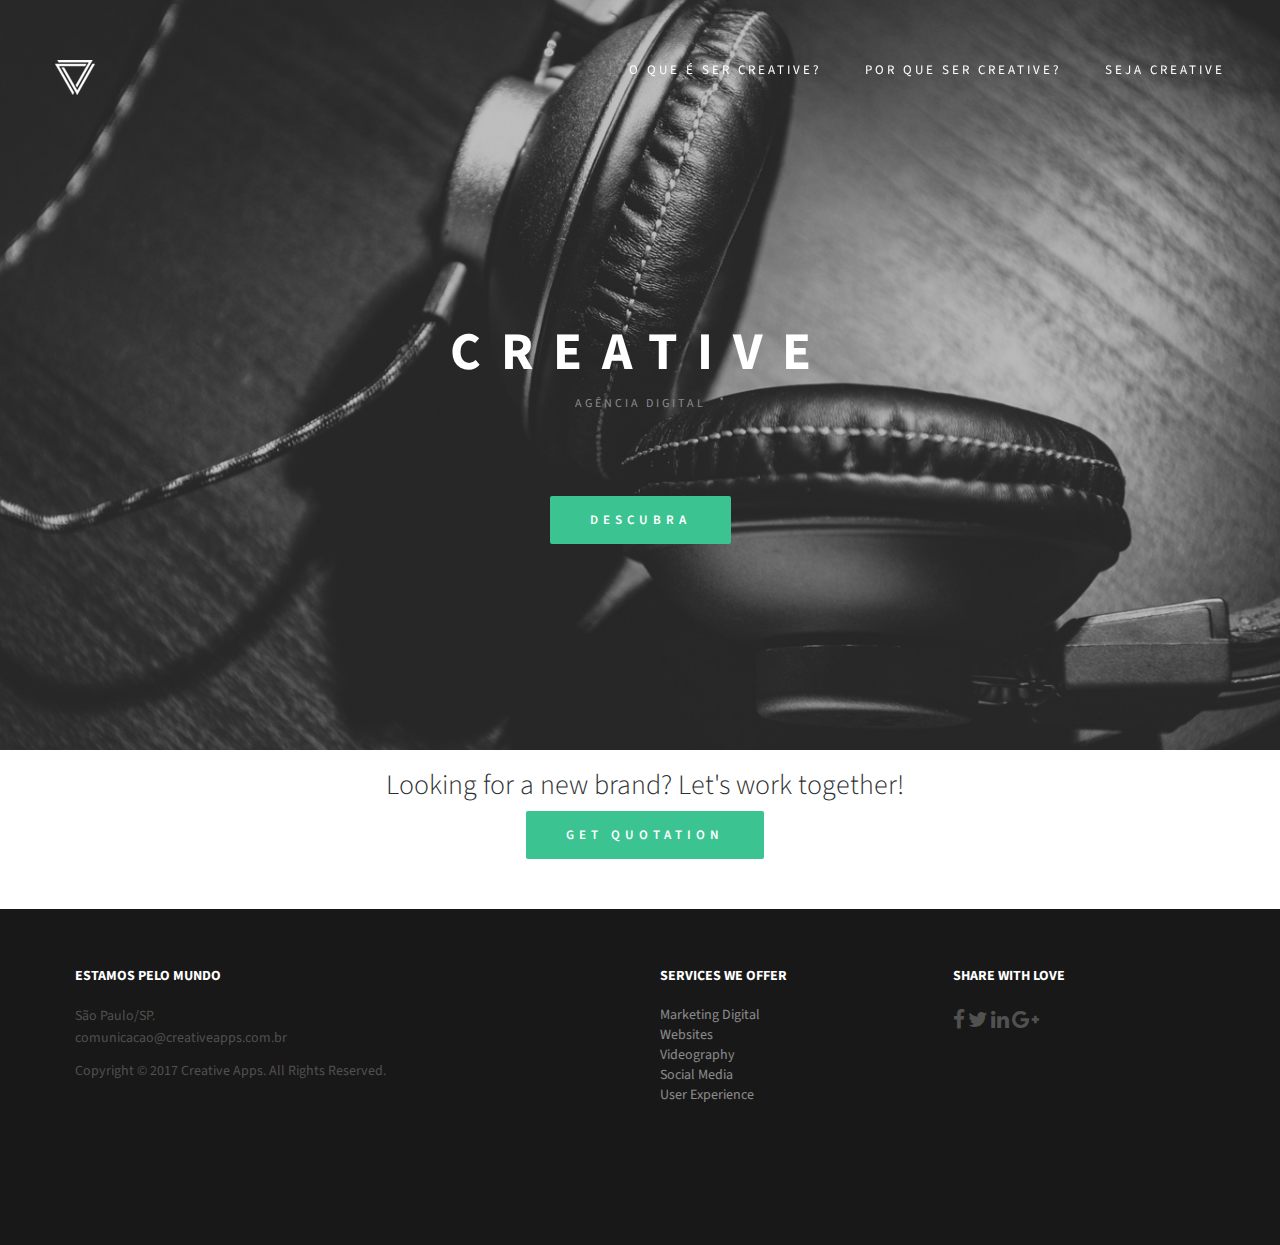
<file: US/design.html>
<!doctype html>
<!--[if lt IE 7]>      <html class="no-js lt-ie9 lt-ie8 lt-ie7" lang=""> <![endif]-->
<!--[if IE 7]>         <html class="no-js lt-ie9 lt-ie8" lang=""> <![endif]-->
<!--[if IE 8]>         <html class="no-js lt-ie9" lang=""> <![endif]-->
<!--[if gt IE 8]><!-->
<html class="no-js" lang="">
<!--<![endif]-->
<head>
<meta charset="utf-8">
<meta name="description" content="">
<meta name="viewport" content="width=device-width, initial-scale=1">
<title>Creative - Design & Desenvolvimento</title>
<link rel="stylesheet" href="css/bootstrap.min.css">
<link rel="stylesheet" href="css/flexslider.css">
<link rel="stylesheet" href="css/jquery.fancybox.css">
<link rel="stylesheet" href="css/main.css">
<link rel="stylesheet" href="css/responsive.css">
<link rel="stylesheet" href="css/animate.min.css">
<link rel="stylesheet" href="css/font-icon.css">
<link rel="stylesheet" href="https://maxcdn.bootstrapcdn.com/font-awesome/4.4.0/css/font-awesome.min.css">
</head>

<body>
<!-- header section -->
<section class="banner" role="banner">
  <!--header navigation -->
  <header id="header">
    <div class="header-content clearfix"> <a class="logo" href="#top"><img src="images/logo.png" alt=""></a>
      <nav class="navigation" role="navigation">
        <ul class="primary-nav">
          <li><a href="#intro">O que é ser Creative?</a></li>
          <li><a href="#services">Por que ser Creative?</a></li>
          <li><a href="#contact">Seja Creative</a></li>
        </ul>
      </nav>
      <a href="#" class="nav-toggle">Menu<span></span></a> </div>
  </header>
  <!--header navigation -->
  <!-- banner text -->
  <div class="container">
    <div class="col-md-10 col-md-offset-1">
      <div class="banner-text text-center">
        <h1><b>C</b>REATIVE</h1>
        <p>Agência Digital</p>
        <nav role="navigation"> <a href="#intro" class="btn btn-large">Descubra</a> </div></nav>
      </div>
      <!-- banner text -->
    </div>
  </div>
</section>
<!-- header section -->

<section id="contact" class="section quote">
  <div class="container">
    <div class="col-md-8 col-md-offset-2 text-center">
      <h3>Looking for a new brand? Let's work together!</h3>
      <a href="#" class="btn btn-large">Get Quotation</a> </div>
  </div>
</section>



<!-- Footer section -->
<footer class="footer">
  <div class="footer-top section">
    <div class="container">
      <div class="row">
        <div class="footer-col col-md-6">
          <h5>Estamos pelo Mundo</h5>
          <p>São Paulo/SP.<br>
            comunicacao@creativeapps.com.br</p>
          <p>Copyright © 2017 Creative Apps. All Rights Reserved.</p>
        </div>
        <div class="footer-col col-md-3">
          <h5>Services We Offer</h5>
          <p>
          <ul>
            <li><a href="#">Marketing Digital</a></li>
            <li><a href="#">Websites</a></li>
            <li><a href="#">Videography</a></li>
            <li><a href="#">Social Media</a></li>
            <li><a href="#">User Experience</a></li>
          </ul>
          </p>
        </div>
        <div class="footer-col col-md-3">
          <h5>Share with Love</h5>
          <ul class="footer-share">
            <li><a href="#"><i class="fa fa-facebook"></i></a></li>
            <li><a href="#"><i class="fa fa-twitter"></i></a></li>
            <li><a href="#"><i class="fa fa-linkedin"></i></a></li>
            <li><a href="#"><i class="fa fa-google-plus"></i></a></li>
          </ul>
        </div>
      </div>
    </div>
  </div>
  <!-- footer top -->

</footer>
<!-- Footer section -->
<!-- JS FILES -->
<script src="https://ajax.googleapis.com/ajax/libs/jquery/1.11.3/jquery.min.js"></script>
<script src="js/bootstrap.min.js"></script>
<script src="js/jquery.flexslider-min.js"></script>
<script src="js/jquery.fancybox.pack.js"></script>
<script src="js/retina.min.js"></script>
<script src="js/modernizr.js"></script>
<script src="js/main.js"></script>
<!-- CHAT BOT-->
<link href="https://api.motion.ai/sdk/webchat.css" rel="stylesheet" type="text/css">
<script src="https://api.motion.ai/sdk/webchat.js"></script>
<script>
   motionAI_Init('77004?color=5C45A5&sendBtn=Enviar&inputBox=Digitando.....&token=28a820313bd0801b915f79b474ace94f',true,400,470,'https://upload.wikimedia.org/wikipedia/commons/thumb/8/85/Circle-icons-chat.svg/1024px-Circle-icons-chat.svg.png');
   /* You may also invoke motionAI_Open() to manually open the modal. */
</script>
</body>
</html>
</file>
<file: css/main.css>
/* ------------------------------------------------------------------------------
	Template Name: Flosix
	Author: Designstub
	Author URI: http://www.designstub.com



/* ------------------------------------------------------------------------------
	Typography
-------------------------------------------------------------------------------*/

@import url(http://fonts.googleapis.com/css?family=Source%20Sans%20Pro:300,400,500,600,700);
p {
	font-size: 14px;
	line-height: 22.4px;
	color: #6c7279;
}
h1 {
	font-size: 65px;
	color: #2d3033;
}
h2 {
	font-size: 40px;
	color: #2d3033;
}
h3 {
	font-size: 28px;
	color: #2d3033;
	font-weight: 300;
}
h4 {
	font-size: 22px;
	color: #2d3033;
	font-weight: 400;
}
h5 {
	font-size: 14px;
	color: #2d3033;
	text-transform: uppercase;
	font-weight: 700;
}
.btn {
	background-color: #3bc492;
	color: #fff;
	font-size: 13px;
	font-weight: 600;
	letter-spacing: 5px;
	border: 0;
	-moz-border-radius: 2px;
	-webkit-border-radius: 2px;
	border-radius: 2px;
	display: inline-block;
	text-transform: uppercase;
}
.btn:hover, .btn:focus {
	background-color: #3d3d3d;
	color: #fff;
}
.btn-large {
	padding: 15px 40px;
}
/* ------------------------------------------------------------------------------
	Global Styles
-------------------------------------------------------------------------------*/
a {
	color: #FFF;
}
a:hover, a:focus {
	text-decoration: none;
	-moz-transition: background-color, color, 0.3s;
	-o-transition: background-color, color, 0.3s;
	-webkit-transition: background-color, color, 0.3s;
	transition: background-color, color, 0.3s;
}
body {
	font-family: "Source Sans Pro";
	font-weight: 400;
	color: #6c7279;
}
ul, ol {
	margin: 0;
	padding: 0;
}
ul li {
	list-style: none;
}
.section {
	padding: 0 0 50px 10px;
}
.no-padding {
	padding: 0;
}
.no-gutter [class*=col-] {
	padding-right: 0;
	padding-left: 0;
}
.space {
	margin-top: 60px;
}
/* ------------------------------------------------------------------------------
	 Header
-------------------------------------------------------------------------------*/
#header {
	position: fixed;
	width: 100%;
	z-index: 999;
}
#header .header-content {
	margin: 0 auto;
	max-width: 1170px;
	padding: 60px 0;
	width: 100%;
	-moz-transition: padding 0.3s;
	-o-transition: padding 0.3s;
	-webkit-transition: padding 0.3s;
	transition: padding 0.3s;
}
#header .logo {
	float: left;
}
#header.fixed {
	background-color: rgba(0, 0, 0, 1);
}
#header.fixed .header-content {
	border-bottom: 0;
	padding: 25px 0;
}
#header.fixed .nav-toggle {
	top: 18px;
}
.navigation.open {
	opacity: 0.9;
	visibility: visible;
	-moz-transition: opacity 0.5s;
	-o-transition: opacity 0.5s;
	-webkit-transition: opacity 0.5s;
	transition: opacity 0.5s;
}
.navigation {
	float: right;
}
.navigation li {
	display: inline-block;
}
.navigation a {
	color: white;
	font-size: 13px;
	font-weight: 400;
	margin-left: 40px;
	letter-spacing: 3px;
	text-transform: uppercase;
}
.navigation a:hover, .navigation a.active {
	color: #fff;
}
.nav-toggle {
	display: none;
	height: 44px;
	overflow: hidden;
	position: fixed;
	right: 5%;
	text-indent: 100%;
	top: 32px;
	white-space: nowrap;
	width: 44px;
	z-index: 99999;
	-moz-transition: all 0.3s;
	-o-transition: all 0.3s;
	-webkit-transition: all 0.3s;
	transition: all 0.3s;
}
.nav-toggle:before, .nav-toggle:after {
	border-radius: 50%;
	content: "";
	height: 100%;
	left: 0;
	position: absolute;
	top: 0;
	width: 100%;
	-moz-transform: translateZ(0);
	-ms-transform: translateZ(0);
	-webkit-transform: translateZ(0);
	transform: translateZ(0);
	-moz-backface-visibility: hidden;
	-webkit-backface-visibility: hidden;
	backface-visibility: hidden;
	-moz-transition-property: -moz-transform;
	-o-transition-property: -o-transform;
	-webkit-transition-property: -webkit-transform;
	transition-property: transform;
}
.nav-toggle:before {
	background-color: #e84545;
	-moz-transform: scale(1);
	-ms-transform: scale(1);
	-webkit-transform: scale(1);
	transform: scale(1);
	-moz-transition-duration: 0.3s;
	-o-transition-duration: 0.3s;
	-webkit-transition-duration: 0.3s;
	transition-duration: 0.3s;
}
.nav-toggle:after {
	background-color: #e84545;
	-moz-transform: scale(0);
	-ms-transform: scale(0);
	-webkit-transform: scale(0);
	transform: scale(0);
	-moz-transition-duration: 0s;
	-o-transition-duration: 0s;
	-webkit-transition-duration: 0s;
	transition-duration: 0s;
}
.nav-toggle span {
	background-color: #fff;
	bottom: auto;
	display: inline-block;
	height: 3px;
	left: 50%;
	position: absolute;
	right: auto;
	top: 50%;
	width: 18px;
	z-index: 10;
	-moz-transform: translateX(-50%) translateY(-50%);
	-ms-transform: translateX(-50%) translateY(-50%);
	-webkit-transform: translateX(-50%) translateY(-50%);
	transform: translateX(-50%) translateY(-50%);
}
.nav-toggle span:before, .nav-toggle span:after {
	background-color: #fff;
	content: "";
	height: 100%;
	position: absolute;
	right: 0;
	top: 0;
	width: 100%;
	-moz-transform: translateZ(0);
	-ms-transform: translateZ(0);
	-webkit-transform: translateZ(0);
	transform: translateZ(0);
	-moz-backface-visibility: hidden;
	-webkit-backface-visibility: hidden;
	backface-visibility: hidden;
	-moz-transition: -moz-transform 0.3s;
	-o-transition: -o-transform 0.3s;
	-webkit-transition: -webkit-transform 0.3s;
	transition: transform 0.3s;
}
.nav-toggle span:before {
	-moz-transform: translateY(-6px) rotate(0deg);
	-ms-transform: translateY(-6px) rotate(0deg);
	-webkit-transform: translateY(-6px) rotate(0deg);
	transform: translateY(-6px) rotate(0deg);
}
.nav-toggle span:after {
	-moz-transform: translateY(6px) rotate(0deg);
	-ms-transform: translateY(6px) rotate(0deg);
	-webkit-transform: translateY(6px) rotate(0deg);
	transform: translateY(6px) rotate(0deg);
}
.nav-toggle.close-nav:before {
	-moz-transform: scale(0);
	-ms-transform: scale(0);
	-webkit-transform: scale(0);
	transform: scale(0);
}
.nav-toggle.close-nav:after {
	-moz-transform: scale(1);
	-ms-transform: scale(1);
	-webkit-transform: scale(1);
	transform: scale(1);
}
.nav-toggle.close-nav span {
	background-color: rgba(255, 255, 255, 0);
}
.nav-toggle.close-nav span:before, .nav-toggle.close-nav span:after {
	background-color: #fff;
}
.nav-toggle.close-nav span:before {
	-moz-transform: translateY(0) rotate(45deg);
	-ms-transform: translateY(0) rotate(45deg);
	-webkit-transform: translateY(0) rotate(45deg);
	transform: translateY(0) rotate(45deg);
}
.nav-toggle.close-nav span:after {
	-moz-transform: translateY(0) rotate(-45deg);
	-ms-transform: translateY(0) rotate(-45deg);
	-webkit-transform: translateY(0) rotate(-45deg);
	transform: translateY(0) rotate(-45deg);
}
/* ------------------------------------------------------------------------------
	 Banner
-------------------------------------------------------------------------------*/

.banner {
	background-image: url(../images/banner.jpg);
	background-position: center top;
	background-repeat: no-repeat;
	-moz-background-size: cover;
	-o-background-size: cover;
	-webkit-background-size: cover;
	background-size: cover;
	min-height: 750px;
}
.banner-btn {
	opacity: 0.5;
}
.banner-text {
	padding-top: 33%;
}
.banner-text h1 {
	color: #fff;
	font-family: "Source Sans Pro";
	font-size: 53px;
	letter-spacing: 20px;
	font-weight: 700;
	text-transform: uppercase;
}
.banner-text p {
	color: #8d8d8d;
	font-size: 12px;
	font-weight: 400;
	letter-spacing: 3px;
	line-height: 24px;
	margin-top: 10px;
	margin-bottom: 80px;
	text-transform: uppercase;
}


/* ------------------------------------------------------------------------------
	 Intro
-------------------------------------------------------------------------------*/
.intro {
	background-color: #e9eaed;
	position: relative;
}
.intro blockquote {
	border: 0;
	margin: 0;
	padding: 100px 15% 0;
}
.intro h1 {
	color: #000;
	font: 50px "Source Sans Pro";
}
.intro p {
	color: #6c7279;
	display: block;
	font-size: 18px;
	font-style: normal;
	font-weight: 100;
	font-family: arial;
	margin-top: 30px;
	font-family: "Source Sans Pro";
	}
/* ------------------------------------------------------------------------------
	 Services
-------------------------------------------------------------------------------*/
.service-section {
	padding-top: 100px;
}
.services {
	margin-bottom: 50px;
}
.services-content {
	padding: 0 15px;
	margin-top: 30px;
}
.services .icon {
	color: #e84545;
	font-size: 36px;
	padding-left: 15px;
}

/* ------------------------------------------------------------------------------
	 Footer
-------------------------------------------------------------------------------*/
.footer {
	text-align: left;
}
.footer-top {
	background-color: #181818;
	padding-top: 50px;
}
.footer-bottom {
	background-color: #313454;
	padding: 20px 0;
}
.footer .footer-col {
	margin-bottom: 80px;
}
.footer h5 {
	color: #fff;
}
.footer h5 {
	margin-bottom: 20px;
}
.footer p {
	color: rgba(255, 255, 255, 0.25);
}
.footer a {
	color: rgba(255, 255, 255, 0.50);
}
.footer a:hover {
	color: #e84545;
}
.footer .footer-share {
	margin-top: 0;
}
.footer .footer-share li {
	display: inline-block;
	float: none;
}
.footer .footer-share a {
	border: none;
	font-size: 21px;
	color: rgba(255, 255, 255, 0.25);
}
.footer .fa-heart {
	color: #e84545;
	font-size: 11px;
	margin: 0 2px;
}

/*
	Form
*/

form {
  max-width: 600px;
  text-align: center;
  margin: 20px auto;

}
form input, form textarea {
  border: 0;
  outline: 0;
  padding: 1em;
  -moz-border-radius: 8px;
  -webkit-border-radius: 8px;
  border-radius: 8px;
  display: block;
  width: 100%;
  margin-top: 1em;
  font-family: 'Merriweather', sans-serif;
  -moz-box-shadow: 0 1px 1px rgba(0, 0, 0, 0.1);
  -webkit-box-shadow: 0 1px 1px rgba(0, 0, 0, 0.1);
  box-shadow: 0 1px 1px rgba(0, 0, 0, 0.1);
  resize: none;
}

form input, form textarea {
  -moz-box-shadow: 0 0px 2px #d3d3d3 !important;
  -webkit-box-shadow: 0 0px 2px #d3d3d3 !important;
  box-shadow: 0 0px 2px #d3d3d3 !important;
}


form input:focus, form textarea:focus {
  -moz-box-shadow: 0 0px 2px #e74c3c !important;
  -webkit-box-shadow: 0 0px 2px #e74c3c !important;
  box-shadow: 0 0px 2px #e74c3c !important;
}
form #input-submit {
  color: white;
  background: #e74c3c;
  cursor: pointer;
}
form #input-submit:hover {
  -moz-box-shadow: 0 1px 1px 1px rgba(170, 170, 170, 0.6);
  -webkit-box-shadow: 0 1px 1px 1px rgba(170, 170, 170, 0.6);
  box-shadow: 0 1px 1px 1px rgba(170, 170, 170, 0.6);
}
form textarea {
  height: 170px;
}

.half {
  float: left;
  width: 48%;
  margin-bottom: 1em;
}

.right {
  width: 50%;
}

.left {
  margin-right: 2%;
}

@media (max-width: 480px) {
  .half {
    width: 100%;
    float: none;
    margin-bottom: 0;
  }
}
/* Clearfix */
.cf:before,
.cf:after {
  content: " ";
  /* 1 */
  display: table;
  /* 2 */
}

.cf:after {
  clear: both;
}
</file>
<file: css/responsive.css>
@media screen and (max-width: 1024px) {
#header .header-content {
	width: 90%;
}
.nav-toggle {
	display: block;
}
.navigation {
	position: fixed;
	background-color: #000;
	width: 100%;
	height: 100%;
	top: 0;
	left: 0;
	z-index: 99999;
	visibility: hidden;
	opacity: 0;
	-webkit-transition: opacity 0.5s, visibility 0s 0.5s;
	transition: opacity 0.5s, visibility 0s 0.5s;
}
.navigation .primary-nav {
	position: relative;
	top: 45%;
	-moz-transform: translateY(-45%);
	-ms-transform: translateY(-45%);
	-webkit-transform: translateY(-45%);
	transform: translateY(-45%);
}
.navigation li {
	display: block;
	margin-bottom: 20px;
}
.navigation a {
	display: block;
	font-size: 25px;
	margin: 0;
	text-align: center;
}
.person {
	margin: 0 auto 50px;
}
.person-content {
	text-align: center;
}
.person .social-icons li {
	display: inline-block;
	float: none;
	margin-bottom: 5px;
}
.testimonials blockquote {
	padding: 20px 5% 0;
}
.testimonials p {
	font-size: 14px;
}
.flex-control-nav {
	bottom: 20px;
}
}
@media screen and (max-width: 768px) {
.banner-text {
	padding-top: 30%;
}
.banner-text h1 {
	font-size: 42px;
}
.banner-text p {
	font-size: 18px;
}
.flexslider {
	padding-bottom: 80px;
}
.flex-control-nav {
	width: 100%;
}
.footer .footer-col {
	margin-bottom: 50px;
}
}
@media screen and (max-width: 640px) {
.banner-text {
	padding-top: 35%;
}
}
@media screen and (max-width: 480px) {
.banner-text {
	padding-top: 45%;
}
.banner-text h1 {
	font-size: 32px;
}
}
@media screen and (max-width: 320px) {
.banner-text {
	padding-top: 55%;
}
.testimonials blockquote {
	padding: 20px 5% 0;
}
.testimonials p {
	font-size: 14px;
}
}
</file>
<file: css/font-icon.css>
/* ==========================================================================
	Font Icon (http://www.elegantthemes.com/blog/freebie-of-the-week/free-line-style-icons)
========================================================================== */
@font-face {
  font-family: "elegant-theme-line";
  src: url('../fonts/elegant-theme-line.ttf?1439850014') format('truetype'), url('../fonts/elegant-theme-line.eot?1439850014') format('embedded-opentype'), url('../fonts/elegant-theme-line.svg?1439850014') format('svg'), url('../fonts/elegant-theme-line.woff?1439850014') format('woff'); }
.icon {
  font-family: 'elegant-theme-line';
  speak: none;
  font-style: normal;
  font-weight: normal;
  font-variant: normal;
  text-transform: none;
  line-height: 1;
  /* Better Font Rendering =========== */
  -webkit-font-smoothing: antialiased;
  -moz-osx-font-smoothing: grayscale; }

.icon-mobile:before {
  content: "\e000"; }

.icon-laptop:before {
  content: "\e001"; }

.icon-desktop:before {
  content: "\e002"; }

.icon-tablet:before {
  content: "\e003"; }

.icon-phone:before {
  content: "\e004"; }

.icon-document:before {
  content: "\e005"; }

.icon-documents:before {
  content: "\e006"; }

.icon-search:before {
  content: "\e007"; }

.icon-clipboard:before {
  content: "\e008"; }

.icon-newspaper:before {
  content: "\e009"; }

.icon-notebook:before {
  content: "\e00a"; }

.icon-book-open:before {
  content: "\e00b"; }

.icon-browser:before {
  content: "\e00c"; }

.icon-calendar:before {
  content: "\e00d"; }

.icon-presentation:before {
  content: "\e00e"; }

.icon-picture:before {
  content: "\e00f"; }

.icon-pictures:before {
  content: "\e010"; }

.icon-video:before {
  content: "\e011"; }

.icon-camera:before {
  content: "\e012"; }

.icon-printer:before {
  content: "\e013"; }

.icon-toolbox:before {
  content: "\e014"; }

.icon-briefcase:before {
  content: "\e015"; }

.icon-wallet:before {
  content: "\e016"; }

.icon-gift:before {
  content: "\e017"; }

.icon-bargraph:before {
  content: "\e018"; }

.icon-grid:before {
  content: "\e019"; }

.icon-expand:before {
  content: "\e01a"; }

.icon-focus:before {
  content: "\e01b"; }

.icon-edit:before {
  content: "\e01c"; }

.icon-adjustments:before {
  content: "\e01d"; }

.icon-ribbon:before {
  content: "\e01e"; }

.icon-hourglass:before {
  content: "\e01f"; }

.icon-lock:before {
  content: "\e020"; }

.icon-megaphone:before {
  content: "\e021"; }

.icon-shield:before {
  content: "\e022"; }

.icon-trophy:before {
  content: "\e023"; }

.icon-flag:before {
  content: "\e024"; }

.icon-map:before {
  content: "\e025"; }

.icon-puzzle:before {
  content: "\e026"; }

.icon-basket:before {
  content: "\e027"; }

.icon-envelope:before {
  content: "\e028"; }

.icon-streetsign:before {
  content: "\e029"; }

.icon-telescope:before {
  content: "\e02a"; }

.icon-gears:before {
  content: "\e02b"; }

.icon-key:before {
  content: "\e02c"; }

.icon-paperclip:before {
  content: "\e02d"; }

.icon-attachment:before {
  content: "\e02e"; }

.icon-pricetags:before {
  content: "\e02f"; }

.icon-lightbulb:before {
  content: "\e030"; }

.icon-layers:before {
  content: "\e031"; }

.icon-pencil:before {
  content: "\e032"; }

.icon-tools:before {
  content: "\e033"; }

.icon-tools-2:before {
  content: "\e034"; }

.icon-scissors:before {
  content: "\e035"; }

.icon-paintbrush:before {
  content: "\e036"; }

.icon-magnifying-glass:before {
  content: "\e037"; }

.icon-circle-compass:before {
  content: "\e038"; }

.icon-linegraph:before {
  content: "\e039"; }

.icon-mic:before {
  content: "\e03a"; }

.icon-strategy:before {
  content: "\e03b"; }

.icon-beaker:before {
  content: "\e03c"; }

.icon-caution:before {
  content: "\e03d"; }

.icon-recycle:before {
  content: "\e03e"; }

.icon-anchor:before {
  content: "\e03f"; }

.icon-profile-male:before {
  content: "\e040"; }


.icon-profile-female:before {
  content: "\e041"; }

.icon-bike:before {
  content: "\e042"; }

.icon-wine:before {
  content: "\e043"; }

.icon-hotairballoon:before {
  content: "\e044"; }

.icon-globe:before {
  content: "\e045"; }

.icon-genius:before {
  content: "\e046"; }

.icon-map-pin:before {
  content: "\e047"; }

.icon-dial:before {
  content: "\e048"; }

.icon-chat:before {
  content: "\e049"; }

.icon-heart:before {
  content: "\e04a"; }

.icon-cloud:before {
  content: "\e04b"; }

.icon-upload:before {
  content: "\e04c"; }

.icon-download:before {
  content: "\e04d"; }

.icon-target:before {
  content: "\e04e"; }

.icon-hazardous:before {
  content: "\e04f"; }

.icon-piechart:before {
  content: "\e050"; }

.icon-speedometer:before {
  content: "\e051"; }

.icon-global:before {
  content: "\e052"; }

.icon-compass:before {
  content: "\e053"; }

.icon-lifesaver:before {
  content: "\e054"; }

.icon-clock:before {
  content: "\e055"; }

.icon-aperture:before {
  content: "\e056"; }

.icon-quote:before {
  content: "\e057"; }

.icon-scope:before {
  content: "\e058"; }

.icon-alarmclock:before {
  content: "\e059"; }

.icon-refresh:before {
  content: "\e05a"; }

.icon-happy:before {
  content: "\e05b"; }

.icon-sad:before {
  content: "\e05c"; }

.icon-facebook:before {
  content: "\e05d"; }

.icon-twitter:before {
  content: "\e05e"; }

.icon-googleplus:before {
  content: "\e05f"; }

.icon-rss:before {
  content: "\e060"; }

.icon-tumblr:before {
  content: "\e061"; }

.icon-linkedin:before {
  content: "\e062"; }

.icon-dribbble:before {
  content: "\e063"; }
</file>
<file: BR/css/main.css>
/* ------------------------------------------------------------------------------
	Template Name: Flosix
	Author: Designstub
	Author URI: http://www.designstub.com



/* ------------------------------------------------------------------------------
	Typography
-------------------------------------------------------------------------------*/

@import url(http://fonts.googleapis.com/css?family=Source%20Sans%20Pro:300,400,500,600,700);
p {
	font-size: 14px;
	line-height: 22.4px;
	color: #6c7279;
}
h1 {
	font-size: 65px;
	color: #2d3033;
}
h2 {
	font-size: 40px;
	color: #2d3033;
}
h3 {
	font-size: 28px;
	color: #2d3033;
	font-weight: 300;
}
h4 {
	font-size: 22px;
	color: #2d3033;
	font-weight: 400;
}
h5 {
	font-size: 14px;
	color: #2d3033;
	text-transform: uppercase;
	font-weight: 700;
}
.btn {
	background-color: #3bc492;
	color: #fff;
	font-size: 13px;
	font-weight: 600;
	letter-spacing: 5px;
	border: 0;
	-moz-border-radius: 2px;
	-webkit-border-radius: 2px;
	border-radius: 2px;
	display: inline-block;
	text-transform: uppercase;
}
.btn:hover, .btn:focus {
	background-color: #3d3d3d;
	color: #fff;
}
.btn-large {
	padding: 15px 40px;
}
/* ------------------------------------------------------------------------------
	Global Styles
-------------------------------------------------------------------------------*/
a {
	color: #FFF;
}
a:hover, a:focus {
	text-decoration: none;
	-moz-transition: background-color, color, 0.3s;
	-o-transition: background-color, color, 0.3s;
	-webkit-transition: background-color, color, 0.3s;
	transition: background-color, color, 0.3s;
}
body {
	font-family: "Source Sans Pro";
	font-weight: 400;
	color: #6c7279;
}
ul, ol {
	margin: 0;
	padding: 0;
}
ul li {
	list-style: none;
}
.section {
	padding: 0 0 50px 10px;
}
.no-padding {
	padding: 0;
}
.no-gutter [class*=col-] {
	padding-right: 0;
	padding-left: 0;
}
.space {
	margin-top: 60px;
}
/* ------------------------------------------------------------------------------
	 Header
-------------------------------------------------------------------------------*/
#header {
	position: fixed;
	width: 100%;
	z-index: 999;
}
#header .header-content {
	margin: 0 auto;
	max-width: 1170px;
	padding: 60px 0;
	width: 100%;
	-moz-transition: padding 0.3s;
	-o-transition: padding 0.3s;
	-webkit-transition: padding 0.3s;
	transition: padding 0.3s;
}
#header .logo {
	float: left;
}
#header.fixed {
	background-color: rgba(0, 0, 0, 1);
}
#header.fixed .header-content {
	border-bottom: 0;
	padding: 25px 0;
}
#header.fixed .nav-toggle {
	top: 18px;
}
.navigation.open {
	opacity: 0.9;
	visibility: visible;
	-moz-transition: opacity 0.5s;
	-o-transition: opacity 0.5s;
	-webkit-transition: opacity 0.5s;
	transition: opacity 0.5s;
}
.navigation {
	float: right;
}
.navigation li {
	display: inline-block;
}
.navigation a {
	color: white;
	font-size: 13px;
	font-weight: 400;
	margin-left: 40px;
	letter-spacing: 3px;
	text-transform: uppercase;
}
.navigation a:hover, .navigation a.active {
	color: #fff;
}
.nav-toggle {
	display: none;
	height: 44px;
	overflow: hidden;
	position: fixed;
	right: 5%;
	text-indent: 100%;
	top: 32px;
	white-space: nowrap;
	width: 44px;
	z-index: 99999;
	-moz-transition: all 0.3s;
	-o-transition: all 0.3s;
	-webkit-transition: all 0.3s;
	transition: all 0.3s;
}
.nav-toggle:before, .nav-toggle:after {
	border-radius: 50%;
	content: "";
	height: 100%;
	left: 0;
	position: absolute;
	top: 0;
	width: 100%;
	-moz-transform: translateZ(0);
	-ms-transform: translateZ(0);
	-webkit-transform: translateZ(0);
	transform: translateZ(0);
	-moz-backface-visibility: hidden;
	-webkit-backface-visibility: hidden;
	backface-visibility: hidden;
	-moz-transition-property: -moz-transform;
	-o-transition-property: -o-transform;
	-webkit-transition-property: -webkit-transform;
	transition-property: transform;
}
.nav-toggle:before {
	background-color: #e84545;
	-moz-transform: scale(1);
	-ms-transform: scale(1);
	-webkit-transform: scale(1);
	transform: scale(1);
	-moz-transition-duration: 0.3s;
	-o-transition-duration: 0.3s;
	-webkit-transition-duration: 0.3s;
	transition-duration: 0.3s;
}
.nav-toggle:after {
	background-color: #e84545;
	-moz-transform: scale(0);
	-ms-transform: scale(0);
	-webkit-transform: scale(0);
	transform: scale(0);
	-moz-transition-duration: 0s;
	-o-transition-duration: 0s;
	-webkit-transition-duration: 0s;
	transition-duration: 0s;
}
.nav-toggle span {
	background-color: #fff;
	bottom: auto;
	display: inline-block;
	height: 3px;
	left: 50%;
	position: absolute;
	right: auto;
	top: 50%;
	width: 18px;
	z-index: 10;
	-moz-transform: translateX(-50%) translateY(-50%);
	-ms-transform: translateX(-50%) translateY(-50%);
	-webkit-transform: translateX(-50%) translateY(-50%);
	transform: translateX(-50%) translateY(-50%);
}
.nav-toggle span:before, .nav-toggle span:after {
	background-color: #fff;
	content: "";
	height: 100%;
	position: absolute;
	right: 0;
	top: 0;
	width: 100%;
	-moz-transform: translateZ(0);
	-ms-transform: translateZ(0);
	-webkit-transform: translateZ(0);
	transform: translateZ(0);
	-moz-backface-visibility: hidden;
	-webkit-backface-visibility: hidden;
	backface-visibility: hidden;
	-moz-transition: -moz-transform 0.3s;
	-o-transition: -o-transform 0.3s;
	-webkit-transition: -webkit-transform 0.3s;
	transition: transform 0.3s;
}
.nav-toggle span:before {
	-moz-transform: translateY(-6px) rotate(0deg);
	-ms-transform: translateY(-6px) rotate(0deg);
	-webkit-transform: translateY(-6px) rotate(0deg);
	transform: translateY(-6px) rotate(0deg);
}
.nav-toggle span:after {
	-moz-transform: translateY(6px) rotate(0deg);
	-ms-transform: translateY(6px) rotate(0deg);
	-webkit-transform: translateY(6px) rotate(0deg);
	transform: translateY(6px) rotate(0deg);
}
.nav-toggle.close-nav:before {
	-moz-transform: scale(0);
	-ms-transform: scale(0);
	-webkit-transform: scale(0);
	transform: scale(0);
}
.nav-toggle.close-nav:after {
	-moz-transform: scale(1);
	-ms-transform: scale(1);
	-webkit-transform: scale(1);
	transform: scale(1);
}
.nav-toggle.close-nav span {
	background-color: rgba(255, 255, 255, 0);
}
.nav-toggle.close-nav span:before, .nav-toggle.close-nav span:after {
	background-color: #fff;
}
.nav-toggle.close-nav span:before {
	-moz-transform: translateY(0) rotate(45deg);
	-ms-transform: translateY(0) rotate(45deg);
	-webkit-transform: translateY(0) rotate(45deg);
	transform: translateY(0) rotate(45deg);
}
.nav-toggle.close-nav span:after {
	-moz-transform: translateY(0) rotate(-45deg);
	-ms-transform: translateY(0) rotate(-45deg);
	-webkit-transform: translateY(0) rotate(-45deg);
	transform: translateY(0) rotate(-45deg);
}
/* ------------------------------------------------------------------------------
	 Banner
-------------------------------------------------------------------------------*/

.banner {
	background-image: url(../images/banner.jpg);
	background-position: center top;
	background-repeat: no-repeat;
	-moz-background-size: cover;
	-o-background-size: cover;
	-webkit-background-size: cover;
	background-size: cover;
	min-height: 750px;
}
.banner-btn {
	opacity: 0.5;
}
.banner-text {
	padding-top: 33%;
}
.banner-text h1 {
	color: #fff;
	font-family: "Source Sans Pro";
	font-size: 53px;
	letter-spacing: 20px;
	font-weight: 700;
	text-transform: uppercase;
}
.banner-text p {
	color: #8d8d8d;
	font-size: 12px;
	font-weight: 400;
	letter-spacing: 3px;
	line-height: 24px;
	margin-top: 10px;
	margin-bottom: 80px;
	text-transform: uppercase;
}


/* ------------------------------------------------------------------------------
	 Intro
-------------------------------------------------------------------------------*/
.intro {
	background-color: #e9eaed;
	position: relative;
}
.intro blockquote {
	border: 0;
	margin: 0;
	padding: 100px 15% 0;
}
.intro h1 {
	color: #000;
	font: 50px "Source Sans Pro";
}
.intro p {
	color: #6c7279;
	display: block;
	font-size: 18px;
	font-style: normal;
	font-weight: 100;
	font-family: arial;
	margin-top: 30px;
	font-family: "Source Sans Pro";
	}
/* ------------------------------------------------------------------------------
	 Services
-------------------------------------------------------------------------------*/
.service-section {
	padding-top: 100px;
}
.services {
	margin-bottom: 50px;
}
.services-content {
	padding: 0 15px;
	margin-top: 30px;
}
.services .icon {
	color: #e84545;
	font-size: 36px;
	padding-left: 15px;
}

/* ------------------------------------------------------------------------------
	 Footer
-------------------------------------------------------------------------------*/
.footer {
	text-align: left;
}
.footer-top {
	background-color: #181818;
	padding-top: 50px;
}
.footer-bottom {
	background-color: #313454;
	padding: 20px 0;
}
.footer .footer-col {
	margin-bottom: 80px;
}
.footer h5 {
	color: #fff;
}
.footer h5 {
	margin-bottom: 20px;
}
.footer p {
	color: rgba(255, 255, 255, 0.25);
}
.footer a {
	color: rgba(255, 255, 255, 0.50);
}
.footer a:hover {
	color: #e84545;
}
.footer .footer-share {
	margin-top: 0;
}
.footer .footer-share li {
	display: inline-block;
	float: none;
}
.footer .footer-share a {
	border: none;
	font-size: 21px;
	color: rgba(255, 255, 255, 0.25);
}
.footer .fa-heart {
	color: #e84545;
	font-size: 11px;
	margin: 0 2px;
}

/*
	Form
*/

form {
  max-width: 600px;
  text-align: center;
  margin: 20px auto;

}
form input, form textarea {
  border: 0;
  outline: 0;
  padding: 1em;
  -moz-border-radius: 8px;
  -webkit-border-radius: 8px;
  border-radius: 8px;
  display: block;
  width: 100%;
  margin-top: 1em;
  font-family: 'Merriweather', sans-serif;
  -moz-box-shadow: 0 1px 1px rgba(0, 0, 0, 0.1);
  -webkit-box-shadow: 0 1px 1px rgba(0, 0, 0, 0.1);
  box-shadow: 0 1px 1px rgba(0, 0, 0, 0.1);
  resize: none;
}

form input, form textarea {
  -moz-box-shadow: 0 0px 2px #d3d3d3 !important;
  -webkit-box-shadow: 0 0px 2px #d3d3d3 !important;
  box-shadow: 0 0px 2px #d3d3d3 !important;
}


form input:focus, form textarea:focus {
  -moz-box-shadow: 0 0px 2px #e74c3c !important;
  -webkit-box-shadow: 0 0px 2px #e74c3c !important;
  box-shadow: 0 0px 2px #e74c3c !important;
}
form #input-submit {
  color: white;
  background: #e74c3c;
  cursor: pointer;
}
form #input-submit:hover {
  -moz-box-shadow: 0 1px 1px 1px rgba(170, 170, 170, 0.6);
  -webkit-box-shadow: 0 1px 1px 1px rgba(170, 170, 170, 0.6);
  box-shadow: 0 1px 1px 1px rgba(170, 170, 170, 0.6);
}
form textarea {
  height: 170px;
}

.half {
  float: left;
  width: 48%;
  margin-bottom: 1em;
}

.right {
  width: 50%;
}

.left {
  margin-right: 2%;
}

@media (max-width: 480px) {
  .half {
    width: 100%;
    float: none;
    margin-bottom: 0;
  }
}
/* Clearfix */
.cf:before,
.cf:after {
  content: " ";
  /* 1 */
  display: table;
  /* 2 */
}

.cf:after {
  clear: both;
}
</file>
<file: BR/css/responsive.css>
@media screen and (max-width: 1024px) {
#header .header-content {
	width: 90%;
}
.nav-toggle {
	display: block;
}
.navigation {
	position: fixed;
	background-color: #000;
	width: 100%;
	height: 100%;
	top: 0;
	left: 0;
	z-index: 99999;
	visibility: hidden;
	opacity: 0;
	-webkit-transition: opacity 0.5s, visibility 0s 0.5s;
	transition: opacity 0.5s, visibility 0s 0.5s;
}
.navigation .primary-nav {
	position: relative;
	top: 45%;
	-moz-transform: translateY(-45%);
	-ms-transform: translateY(-45%);
	-webkit-transform: translateY(-45%);
	transform: translateY(-45%);
}
.navigation li {
	display: block;
	margin-bottom: 20px;
}
.navigation a {
	display: block;
	font-size: 25px;
	margin: 0;
	text-align: center;
}
.person {
	margin: 0 auto 50px;
}
.person-content {
	text-align: center;
}
.person .social-icons li {
	display: inline-block;
	float: none;
	margin-bottom: 5px;
}
.testimonials blockquote {
	padding: 20px 5% 0;
}
.testimonials p {
	font-size: 14px;
}
.flex-control-nav {
	bottom: 20px;
}
}
@media screen and (max-width: 768px) {
.banner-text {
	padding-top: 30%;
}
.banner-text h1 {
	font-size: 42px;
}
.banner-text p {
	font-size: 18px;
}
.flexslider {
	padding-bottom: 80px;
}
.flex-control-nav {
	width: 100%;
}
.footer .footer-col {
	margin-bottom: 50px;
}
}
@media screen and (max-width: 640px) {
.banner-text {
	padding-top: 35%;
}
}
@media screen and (max-width: 480px) {
.banner-text {
	padding-top: 45%;
}
.banner-text h1 {
	font-size: 32px;
}
}
@media screen and (max-width: 320px) {
.banner-text {
	padding-top: 55%;
}
.testimonials blockquote {
	padding: 20px 5% 0;
}
.testimonials p {
	font-size: 14px;
}
}
</file>
<file: BR/css/font-icon.css>
/* ==========================================================================
	Font Icon (http://www.elegantthemes.com/blog/freebie-of-the-week/free-line-style-icons)
========================================================================== */
@font-face {
  font-family: "elegant-theme-line";
  src: url('../fonts/elegant-theme-line.ttf?1439850014') format('truetype'), url('../fonts/elegant-theme-line.eot?1439850014') format('embedded-opentype'), url('../fonts/elegant-theme-line.svg?1439850014') format('svg'), url('../fonts/elegant-theme-line.woff?1439850014') format('woff'); }
.icon {
  font-family: 'elegant-theme-line';
  speak: none;
  font-style: normal;
  font-weight: normal;
  font-variant: normal;
  text-transform: none;
  line-height: 1;
  /* Better Font Rendering =========== */
  -webkit-font-smoothing: antialiased;
  -moz-osx-font-smoothing: grayscale; }

.icon-mobile:before {
  content: "\e000"; }

.icon-laptop:before {
  content: "\e001"; }

.icon-desktop:before {
  content: "\e002"; }

.icon-tablet:before {
  content: "\e003"; }

.icon-phone:before {
  content: "\e004"; }

.icon-document:before {
  content: "\e005"; }

.icon-documents:before {
  content: "\e006"; }

.icon-search:before {
  content: "\e007"; }

.icon-clipboard:before {
  content: "\e008"; }

.icon-newspaper:before {
  content: "\e009"; }

.icon-notebook:before {
  content: "\e00a"; }

.icon-book-open:before {
  content: "\e00b"; }

.icon-browser:before {
  content: "\e00c"; }

.icon-calendar:before {
  content: "\e00d"; }

.icon-presentation:before {
  content: "\e00e"; }

.icon-picture:before {
  content: "\e00f"; }

.icon-pictures:before {
  content: "\e010"; }

.icon-video:before {
  content: "\e011"; }

.icon-camera:before {
  content: "\e012"; }

.icon-printer:before {
  content: "\e013"; }

.icon-toolbox:before {
  content: "\e014"; }

.icon-briefcase:before {
  content: "\e015"; }

.icon-wallet:before {
  content: "\e016"; }

.icon-gift:before {
  content: "\e017"; }

.icon-bargraph:before {
  content: "\e018"; }

.icon-grid:before {
  content: "\e019"; }

.icon-expand:before {
  content: "\e01a"; }

.icon-focus:before {
  content: "\e01b"; }

.icon-edit:before {
  content: "\e01c"; }

.icon-adjustments:before {
  content: "\e01d"; }

.icon-ribbon:before {
  content: "\e01e"; }

.icon-hourglass:before {
  content: "\e01f"; }

.icon-lock:before {
  content: "\e020"; }

.icon-megaphone:before {
  content: "\e021"; }

.icon-shield:before {
  content: "\e022"; }

.icon-trophy:before {
  content: "\e023"; }

.icon-flag:before {
  content: "\e024"; }

.icon-map:before {
  content: "\e025"; }

.icon-puzzle:before {
  content: "\e026"; }

.icon-basket:before {
  content: "\e027"; }

.icon-envelope:before {
  content: "\e028"; }

.icon-streetsign:before {
  content: "\e029"; }

.icon-telescope:before {
  content: "\e02a"; }

.icon-gears:before {
  content: "\e02b"; }

.icon-key:before {
  content: "\e02c"; }

.icon-paperclip:before {
  content: "\e02d"; }

.icon-attachment:before {
  content: "\e02e"; }

.icon-pricetags:before {
  content: "\e02f"; }

.icon-lightbulb:before {
  content: "\e030"; }

.icon-layers:before {
  content: "\e031"; }

.icon-pencil:before {
  content: "\e032"; }

.icon-tools:before {
  content: "\e033"; }

.icon-tools-2:before {
  content: "\e034"; }

.icon-scissors:before {
  content: "\e035"; }

.icon-paintbrush:before {
  content: "\e036"; }

.icon-magnifying-glass:before {
  content: "\e037"; }

.icon-circle-compass:before {
  content: "\e038"; }

.icon-linegraph:before {
  content: "\e039"; }

.icon-mic:before {
  content: "\e03a"; }

.icon-strategy:before {
  content: "\e03b"; }

.icon-beaker:before {
  content: "\e03c"; }

.icon-caution:before {
  content: "\e03d"; }

.icon-recycle:before {
  content: "\e03e"; }

.icon-anchor:before {
  content: "\e03f"; }

.icon-profile-male:before {
  content: "\e040"; }


.icon-profile-female:before {
  content: "\e041"; }

.icon-bike:before {
  content: "\e042"; }

.icon-wine:before {
  content: "\e043"; }

.icon-hotairballoon:before {
  content: "\e044"; }

.icon-globe:before {
  content: "\e045"; }

.icon-genius:before {
  content: "\e046"; }

.icon-map-pin:before {
  content: "\e047"; }

.icon-dial:before {
  content: "\e048"; }

.icon-chat:before {
  content: "\e049"; }

.icon-heart:before {
  content: "\e04a"; }

.icon-cloud:before {
  content: "\e04b"; }

.icon-upload:before {
  content: "\e04c"; }

.icon-download:before {
  content: "\e04d"; }

.icon-target:before {
  content: "\e04e"; }

.icon-hazardous:before {
  content: "\e04f"; }

.icon-piechart:before {
  content: "\e050"; }

.icon-speedometer:before {
  content: "\e051"; }

.icon-global:before {
  content: "\e052"; }

.icon-compass:before {
  content: "\e053"; }

.icon-lifesaver:before {
  content: "\e054"; }

.icon-clock:before {
  content: "\e055"; }

.icon-aperture:before {
  content: "\e056"; }

.icon-quote:before {
  content: "\e057"; }

.icon-scope:before {
  content: "\e058"; }

.icon-alarmclock:before {
  content: "\e059"; }

.icon-refresh:before {
  content: "\e05a"; }

.icon-happy:before {
  content: "\e05b"; }

.icon-sad:before {
  content: "\e05c"; }

.icon-facebook:before {
  content: "\e05d"; }

.icon-twitter:before {
  content: "\e05e"; }

.icon-googleplus:before {
  content: "\e05f"; }

.icon-rss:before {
  content: "\e060"; }

.icon-tumblr:before {
  content: "\e061"; }

.icon-linkedin:before {
  content: "\e062"; }

.icon-dribbble:before {
  content: "\e063"; }
</file>
<file: US/css/main.css>
/* ------------------------------------------------------------------------------
	Template Name: Flosix
	Author: Designstub
	Author URI: http://www.designstub.com



/* ------------------------------------------------------------------------------
	Typography
-------------------------------------------------------------------------------*/

@import url(http://fonts.googleapis.com/css?family=Source%20Sans%20Pro:300,400,500,600,700);
p {
	font-size: 14px;
	line-height: 22.4px;
	color: #6c7279;
}
h1 {
	font-size: 65px;
	color: #2d3033;
}
h2 {
	font-size: 40px;
	color: #2d3033;
}
h3 {
	font-size: 28px;
	color: #2d3033;
	font-weight: 300;
}
h4 {
	font-size: 22px;
	color: #2d3033;
	font-weight: 400;
}
h5 {
	font-size: 14px;
	color: #2d3033;
	text-transform: uppercase;
	font-weight: 700;
}
.btn {
	background-color: #3bc492;
	color: #fff;
	font-size: 13px;
	font-weight: 600;
	letter-spacing: 5px;
	border: 0;
	-moz-border-radius: 2px;
	-webkit-border-radius: 2px;
	border-radius: 2px;
	display: inline-block;
	text-transform: uppercase;
}
.btn:hover, .btn:focus {
	background-color: #3d3d3d;
	color: #fff;
}
.btn-large {
	padding: 15px 40px;
}
/* ------------------------------------------------------------------------------
	Global Styles
-------------------------------------------------------------------------------*/
a {
	color: #FFF;
}
a:hover, a:focus {
	text-decoration: none;
	-moz-transition: background-color, color, 0.3s;
	-o-transition: background-color, color, 0.3s;
	-webkit-transition: background-color, color, 0.3s;
	transition: background-color, color, 0.3s;
}
body {
	font-family: "Source Sans Pro";
	font-weight: 400;
	color: #6c7279;
}
ul, ol {
	margin: 0;
	padding: 0;
}
ul li {
	list-style: none;
}
.section {
	padding: 0 0 50px 10px;
}
.no-padding {
	padding: 0;
}
.no-gutter [class*=col-] {
	padding-right: 0;
	padding-left: 0;
}
.space {
	margin-top: 60px;
}
/* ------------------------------------------------------------------------------
	 Header
-------------------------------------------------------------------------------*/
#header {
	position: fixed;
	width: 100%;
	z-index: 999;
}
#header .header-content {
	margin: 0 auto;
	max-width: 1170px;
	padding: 60px 0;
	width: 100%;
	-moz-transition: padding 0.3s;
	-o-transition: padding 0.3s;
	-webkit-transition: padding 0.3s;
	transition: padding 0.3s;
}
#header .logo {
	float: left;
}
#header.fixed {
	background-color: rgba(0, 0, 0, 1);
}
#header.fixed .header-content {
	border-bottom: 0;
	padding: 25px 0;
}
#header.fixed .nav-toggle {
	top: 18px;
}
.navigation.open {
	opacity: 0.9;
	visibility: visible;
	-moz-transition: opacity 0.5s;
	-o-transition: opacity 0.5s;
	-webkit-transition: opacity 0.5s;
	transition: opacity 0.5s;
}
.navigation {
	float: right;
}
.navigation li {
	display: inline-block;
}
.navigation a {
	color: white;
	font-size: 13px;
	font-weight: 400;
	margin-left: 40px;
	letter-spacing: 3px;
	text-transform: uppercase;
}
.navigation a:hover, .navigation a.active {
	color: #fff;
}
.nav-toggle {
	display: none;
	height: 44px;
	overflow: hidden;
	position: fixed;
	right: 5%;
	text-indent: 100%;
	top: 32px;
	white-space: nowrap;
	width: 44px;
	z-index: 99999;
	-moz-transition: all 0.3s;
	-o-transition: all 0.3s;
	-webkit-transition: all 0.3s;
	transition: all 0.3s;
}
.nav-toggle:before, .nav-toggle:after {
	border-radius: 50%;
	content: "";
	height: 100%;
	left: 0;
	position: absolute;
	top: 0;
	width: 100%;
	-moz-transform: translateZ(0);
	-ms-transform: translateZ(0);
	-webkit-transform: translateZ(0);
	transform: translateZ(0);
	-moz-backface-visibility: hidden;
	-webkit-backface-visibility: hidden;
	backface-visibility: hidden;
	-moz-transition-property: -moz-transform;
	-o-transition-property: -o-transform;
	-webkit-transition-property: -webkit-transform;
	transition-property: transform;
}
.nav-toggle:before {
	background-color: #e84545;
	-moz-transform: scale(1);
	-ms-transform: scale(1);
	-webkit-transform: scale(1);
	transform: scale(1);
	-moz-transition-duration: 0.3s;
	-o-transition-duration: 0.3s;
	-webkit-transition-duration: 0.3s;
	transition-duration: 0.3s;
}
.nav-toggle:after {
	background-color: #e84545;
	-moz-transform: scale(0);
	-ms-transform: scale(0);
	-webkit-transform: scale(0);
	transform: scale(0);
	-moz-transition-duration: 0s;
	-o-transition-duration: 0s;
	-webkit-transition-duration: 0s;
	transition-duration: 0s;
}
.nav-toggle span {
	background-color: #fff;
	bottom: auto;
	display: inline-block;
	height: 3px;
	left: 50%;
	position: absolute;
	right: auto;
	top: 50%;
	width: 18px;
	z-index: 10;
	-moz-transform: translateX(-50%) translateY(-50%);
	-ms-transform: translateX(-50%) translateY(-50%);
	-webkit-transform: translateX(-50%) translateY(-50%);
	transform: translateX(-50%) translateY(-50%);
}
.nav-toggle span:before, .nav-toggle span:after {
	background-color: #fff;
	content: "";
	height: 100%;
	position: absolute;
	right: 0;
	top: 0;
	width: 100%;
	-moz-transform: translateZ(0);
	-ms-transform: translateZ(0);
	-webkit-transform: translateZ(0);
	transform: translateZ(0);
	-moz-backface-visibility: hidden;
	-webkit-backface-visibility: hidden;
	backface-visibility: hidden;
	-moz-transition: -moz-transform 0.3s;
	-o-transition: -o-transform 0.3s;
	-webkit-transition: -webkit-transform 0.3s;
	transition: transform 0.3s;
}
.nav-toggle span:before {
	-moz-transform: translateY(-6px) rotate(0deg);
	-ms-transform: translateY(-6px) rotate(0deg);
	-webkit-transform: translateY(-6px) rotate(0deg);
	transform: translateY(-6px) rotate(0deg);
}
.nav-toggle span:after {
	-moz-transform: translateY(6px) rotate(0deg);
	-ms-transform: translateY(6px) rotate(0deg);
	-webkit-transform: translateY(6px) rotate(0deg);
	transform: translateY(6px) rotate(0deg);
}
.nav-toggle.close-nav:before {
	-moz-transform: scale(0);
	-ms-transform: scale(0);
	-webkit-transform: scale(0);
	transform: scale(0);
}
.nav-toggle.close-nav:after {
	-moz-transform: scale(1);
	-ms-transform: scale(1);
	-webkit-transform: scale(1);
	transform: scale(1);
}
.nav-toggle.close-nav span {
	background-color: rgba(255, 255, 255, 0);
}
.nav-toggle.close-nav span:before, .nav-toggle.close-nav span:after {
	background-color: #fff;
}
.nav-toggle.close-nav span:before {
	-moz-transform: translateY(0) rotate(45deg);
	-ms-transform: translateY(0) rotate(45deg);
	-webkit-transform: translateY(0) rotate(45deg);
	transform: translateY(0) rotate(45deg);
}
.nav-toggle.close-nav span:after {
	-moz-transform: translateY(0) rotate(-45deg);
	-ms-transform: translateY(0) rotate(-45deg);
	-webkit-transform: translateY(0) rotate(-45deg);
	transform: translateY(0) rotate(-45deg);
}
/* ------------------------------------------------------------------------------
	 Banner
-------------------------------------------------------------------------------*/

.banner {
	background-image: url(../images/banner.jpg);
	background-position: center top;
	background-repeat: no-repeat;
	-moz-background-size: cover;
	-o-background-size: cover;
	-webkit-background-size: cover;
	background-size: cover;
	min-height: 750px;
}
.banner-btn {
	opacity: 0.5;
}
.banner-text {
	padding-top: 33%;
}
.banner-text h1 {
	color: #fff;
	font-family: "Source Sans Pro";
	font-size: 53px;
	letter-spacing: 20px;
	font-weight: 700;
	text-transform: uppercase;
}
.banner-text p {
	color: #8d8d8d;
	font-size: 12px;
	font-weight: 400;
	letter-spacing: 3px;
	line-height: 24px;
	margin-top: 10px;
	margin-bottom: 80px;
	text-transform: uppercase;
}


/* ------------------------------------------------------------------------------
	 Intro
-------------------------------------------------------------------------------*/
.intro {
	background-color: #e9eaed;
	position: relative;
}
.intro blockquote {
	border: 0;
	margin: 0;
	padding: 100px 15% 0;
}
.intro h1 {
	color: #000;
	font: 50px "Source Sans Pro";
}
.intro p {
	color: #6c7279;
	display: block;
	font-size: 18px;
	font-style: normal;
	font-weight: 100;
	font-family: arial;
	margin-top: 30px;
	font-family: "Source Sans Pro";
	}
/* ------------------------------------------------------------------------------
	 Services
-------------------------------------------------------------------------------*/
.service-section {
	padding-top: 100px;
}
.services {
	margin-bottom: 50px;
}
.services-content {
	padding: 0 15px;
	margin-top: 30px;
}
.services .icon {
	color: #e84545;
	font-size: 36px;
	padding-left: 15px;
}

/* ------------------------------------------------------------------------------
	 Footer
-------------------------------------------------------------------------------*/
.footer {
	text-align: left;
}
.footer-top {
	background-color: #181818;
	padding-top: 50px;
}
.footer-bottom {
	background-color: #313454;
	padding: 20px 0;
}
.footer .footer-col {
	margin-bottom: 80px;
}
.footer h5 {
	color: #fff;
}
.footer h5 {
	margin-bottom: 20px;
}
.footer p {
	color: rgba(255, 255, 255, 0.25);
}
.footer a {
	color: rgba(255, 255, 255, 0.50);
}
.footer a:hover {
	color: #e84545;
}
.footer .footer-share {
	margin-top: 0;
}
.footer .footer-share li {
	display: inline-block;
	float: none;
}
.footer .footer-share a {
	border: none;
	font-size: 21px;
	color: rgba(255, 255, 255, 0.25);
}
.footer .fa-heart {
	color: #e84545;
	font-size: 11px;
	margin: 0 2px;
}

/*
	Form
*/

form {
  max-width: 600px;
  text-align: center;
  margin: 20px auto;

}
form input, form textarea {
  border: 0;
  outline: 0;
  padding: 1em;
  -moz-border-radius: 8px;
  -webkit-border-radius: 8px;
  border-radius: 8px;
  display: block;
  width: 100%;
  margin-top: 1em;
  font-family: 'Merriweather', sans-serif;
  -moz-box-shadow: 0 1px 1px rgba(0, 0, 0, 0.1);
  -webkit-box-shadow: 0 1px 1px rgba(0, 0, 0, 0.1);
  box-shadow: 0 1px 1px rgba(0, 0, 0, 0.1);
  resize: none;
}

form input, form textarea {
  -moz-box-shadow: 0 0px 2px #d3d3d3 !important;
  -webkit-box-shadow: 0 0px 2px #d3d3d3 !important;
  box-shadow: 0 0px 2px #d3d3d3 !important;
}


form input:focus, form textarea:focus {
  -moz-box-shadow: 0 0px 2px #e74c3c !important;
  -webkit-box-shadow: 0 0px 2px #e74c3c !important;
  box-shadow: 0 0px 2px #e74c3c !important;
}
form #input-submit {
  color: white;
  background: #e74c3c;
  cursor: pointer;
}
form #input-submit:hover {
  -moz-box-shadow: 0 1px 1px 1px rgba(170, 170, 170, 0.6);
  -webkit-box-shadow: 0 1px 1px 1px rgba(170, 170, 170, 0.6);
  box-shadow: 0 1px 1px 1px rgba(170, 170, 170, 0.6);
}
form textarea {
  height: 170px;
}

.half {
  float: left;
  width: 48%;
  margin-bottom: 1em;
}

.right {
  width: 50%;
}

.left {
  margin-right: 2%;
}

@media (max-width: 480px) {
  .half {
    width: 100%;
    float: none;
    margin-bottom: 0;
  }
}
/* Clearfix */
.cf:before,
.cf:after {
  content: " ";
  /* 1 */
  display: table;
  /* 2 */
}

.cf:after {
  clear: both;
}
</file>
<file: US/css/responsive.css>
@media screen and (max-width: 1024px) {
#header .header-content {
	width: 90%;
}
.nav-toggle {
	display: block;
}
.navigation {
	position: fixed;
	background-color: #000;
	width: 100%;
	height: 100%;
	top: 0;
	left: 0;
	z-index: 99999;
	visibility: hidden;
	opacity: 0;
	-webkit-transition: opacity 0.5s, visibility 0s 0.5s;
	transition: opacity 0.5s, visibility 0s 0.5s;
}
.navigation .primary-nav {
	position: relative;
	top: 45%;
	-moz-transform: translateY(-45%);
	-ms-transform: translateY(-45%);
	-webkit-transform: translateY(-45%);
	transform: translateY(-45%);
}
.navigation li {
	display: block;
	margin-bottom: 20px;
}
.navigation a {
	display: block;
	font-size: 25px;
	margin: 0;
	text-align: center;
}
.person {
	margin: 0 auto 50px;
}
.person-content {
	text-align: center;
}
.person .social-icons li {
	display: inline-block;
	float: none;
	margin-bottom: 5px;
}
.testimonials blockquote {
	padding: 20px 5% 0;
}
.testimonials p {
	font-size: 14px;
}
.flex-control-nav {
	bottom: 20px;
}
}
@media screen and (max-width: 768px) {
.banner-text {
	padding-top: 30%;
}
.banner-text h1 {
	font-size: 42px;
}
.banner-text p {
	font-size: 18px;
}
.flexslider {
	padding-bottom: 80px;
}
.flex-control-nav {
	width: 100%;
}
.footer .footer-col {
	margin-bottom: 50px;
}
}
@media screen and (max-width: 640px) {
.banner-text {
	padding-top: 35%;
}
}
@media screen and (max-width: 480px) {
.banner-text {
	padding-top: 45%;
}
.banner-text h1 {
	font-size: 32px;
}
}
@media screen and (max-width: 320px) {
.banner-text {
	padding-top: 55%;
}
.testimonials blockquote {
	padding: 20px 5% 0;
}
.testimonials p {
	font-size: 14px;
}
}
</file>
<file: US/css/font-icon.css>
/* ==========================================================================
	Font Icon (http://www.elegantthemes.com/blog/freebie-of-the-week/free-line-style-icons)
========================================================================== */
@font-face {
  font-family: "elegant-theme-line";
  src: url('../fonts/elegant-theme-line.ttf?1439850014') format('truetype'), url('../fonts/elegant-theme-line.eot?1439850014') format('embedded-opentype'), url('../fonts/elegant-theme-line.svg?1439850014') format('svg'), url('../fonts/elegant-theme-line.woff?1439850014') format('woff'); }
.icon {
  font-family: 'elegant-theme-line';
  speak: none;
  font-style: normal;
  font-weight: normal;
  font-variant: normal;
  text-transform: none;
  line-height: 1;
  /* Better Font Rendering =========== */
  -webkit-font-smoothing: antialiased;
  -moz-osx-font-smoothing: grayscale; }

.icon-mobile:before {
  content: "\e000"; }

.icon-laptop:before {
  content: "\e001"; }

.icon-desktop:before {
  content: "\e002"; }

.icon-tablet:before {
  content: "\e003"; }

.icon-phone:before {
  content: "\e004"; }

.icon-document:before {
  content: "\e005"; }

.icon-documents:before {
  content: "\e006"; }

.icon-search:before {
  content: "\e007"; }

.icon-clipboard:before {
  content: "\e008"; }

.icon-newspaper:before {
  content: "\e009"; }

.icon-notebook:before {
  content: "\e00a"; }

.icon-book-open:before {
  content: "\e00b"; }

.icon-browser:before {
  content: "\e00c"; }

.icon-calendar:before {
  content: "\e00d"; }

.icon-presentation:before {
  content: "\e00e"; }

.icon-picture:before {
  content: "\e00f"; }

.icon-pictures:before {
  content: "\e010"; }

.icon-video:before {
  content: "\e011"; }

.icon-camera:before {
  content: "\e012"; }

.icon-printer:before {
  content: "\e013"; }

.icon-toolbox:before {
  content: "\e014"; }

.icon-briefcase:before {
  content: "\e015"; }

.icon-wallet:before {
  content: "\e016"; }

.icon-gift:before {
  content: "\e017"; }

.icon-bargraph:before {
  content: "\e018"; }

.icon-grid:before {
  content: "\e019"; }

.icon-expand:before {
  content: "\e01a"; }

.icon-focus:before {
  content: "\e01b"; }

.icon-edit:before {
  content: "\e01c"; }

.icon-adjustments:before {
  content: "\e01d"; }

.icon-ribbon:before {
  content: "\e01e"; }

.icon-hourglass:before {
  content: "\e01f"; }

.icon-lock:before {
  content: "\e020"; }

.icon-megaphone:before {
  content: "\e021"; }

.icon-shield:before {
  content: "\e022"; }

.icon-trophy:before {
  content: "\e023"; }

.icon-flag:before {
  content: "\e024"; }

.icon-map:before {
  content: "\e025"; }

.icon-puzzle:before {
  content: "\e026"; }

.icon-basket:before {
  content: "\e027"; }

.icon-envelope:before {
  content: "\e028"; }

.icon-streetsign:before {
  content: "\e029"; }

.icon-telescope:before {
  content: "\e02a"; }

.icon-gears:before {
  content: "\e02b"; }

.icon-key:before {
  content: "\e02c"; }

.icon-paperclip:before {
  content: "\e02d"; }

.icon-attachment:before {
  content: "\e02e"; }

.icon-pricetags:before {
  content: "\e02f"; }

.icon-lightbulb:before {
  content: "\e030"; }

.icon-layers:before {
  content: "\e031"; }

.icon-pencil:before {
  content: "\e032"; }

.icon-tools:before {
  content: "\e033"; }

.icon-tools-2:before {
  content: "\e034"; }

.icon-scissors:before {
  content: "\e035"; }

.icon-paintbrush:before {
  content: "\e036"; }

.icon-magnifying-glass:before {
  content: "\e037"; }

.icon-circle-compass:before {
  content: "\e038"; }

.icon-linegraph:before {
  content: "\e039"; }

.icon-mic:before {
  content: "\e03a"; }

.icon-strategy:before {
  content: "\e03b"; }

.icon-beaker:before {
  content: "\e03c"; }

.icon-caution:before {
  content: "\e03d"; }

.icon-recycle:before {
  content: "\e03e"; }

.icon-anchor:before {
  content: "\e03f"; }

.icon-profile-male:before {
  content: "\e040"; }


.icon-profile-female:before {
  content: "\e041"; }

.icon-bike:before {
  content: "\e042"; }

.icon-wine:before {
  content: "\e043"; }

.icon-hotairballoon:before {
  content: "\e044"; }

.icon-globe:before {
  content: "\e045"; }

.icon-genius:before {
  content: "\e046"; }

.icon-map-pin:before {
  content: "\e047"; }

.icon-dial:before {
  content: "\e048"; }

.icon-chat:before {
  content: "\e049"; }

.icon-heart:before {
  content: "\e04a"; }

.icon-cloud:before {
  content: "\e04b"; }

.icon-upload:before {
  content: "\e04c"; }

.icon-download:before {
  content: "\e04d"; }

.icon-target:before {
  content: "\e04e"; }

.icon-hazardous:before {
  content: "\e04f"; }

.icon-piechart:before {
  content: "\e050"; }

.icon-speedometer:before {
  content: "\e051"; }

.icon-global:before {
  content: "\e052"; }

.icon-compass:before {
  content: "\e053"; }

.icon-lifesaver:before {
  content: "\e054"; }

.icon-clock:before {
  content: "\e055"; }

.icon-aperture:before {
  content: "\e056"; }

.icon-quote:before {
  content: "\e057"; }

.icon-scope:before {
  content: "\e058"; }

.icon-alarmclock:before {
  content: "\e059"; }

.icon-refresh:before {
  content: "\e05a"; }

.icon-happy:before {
  content: "\e05b"; }

.icon-sad:before {
  content: "\e05c"; }

.icon-facebook:before {
  content: "\e05d"; }

.icon-twitter:before {
  content: "\e05e"; }

.icon-googleplus:before {
  content: "\e05f"; }

.icon-rss:before {
  content: "\e060"; }

.icon-tumblr:before {
  content: "\e061"; }

.icon-linkedin:before {
  content: "\e062"; }

.icon-dribbble:before {
  content: "\e063"; }
</file>
